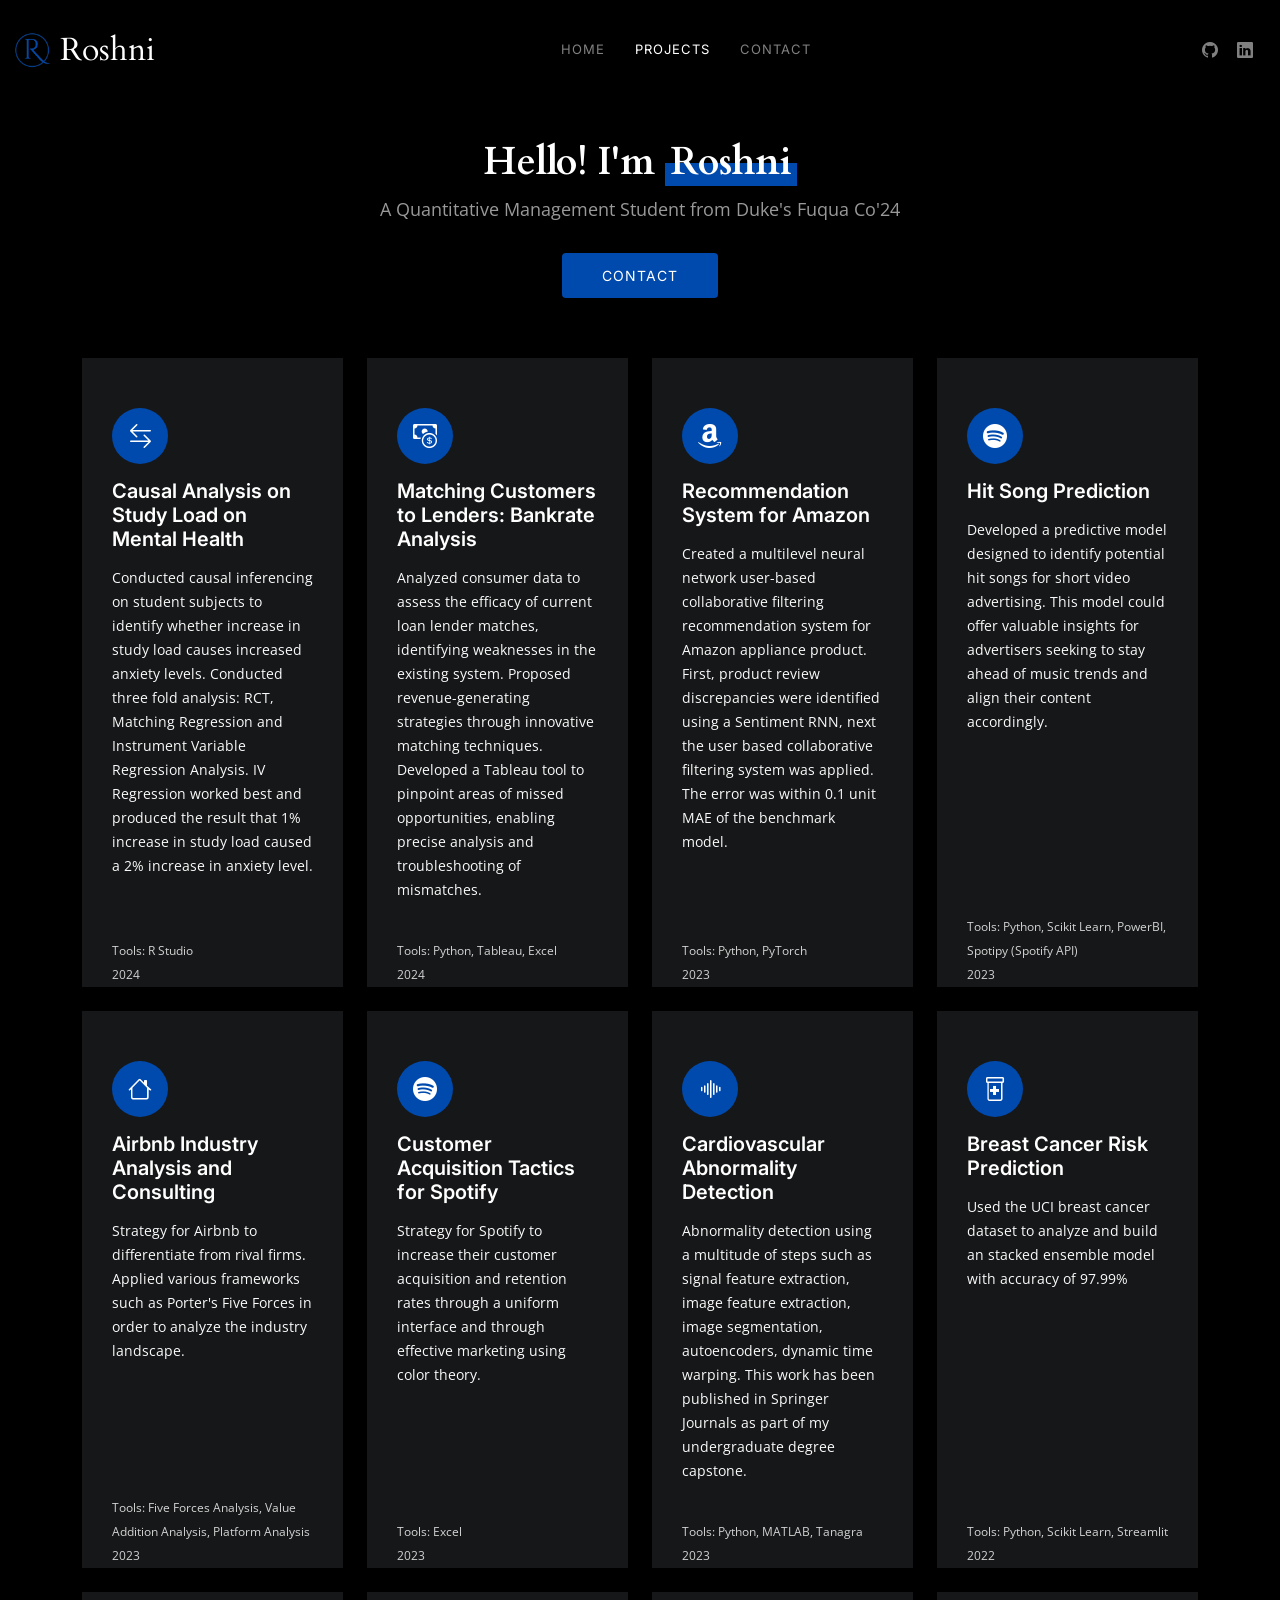
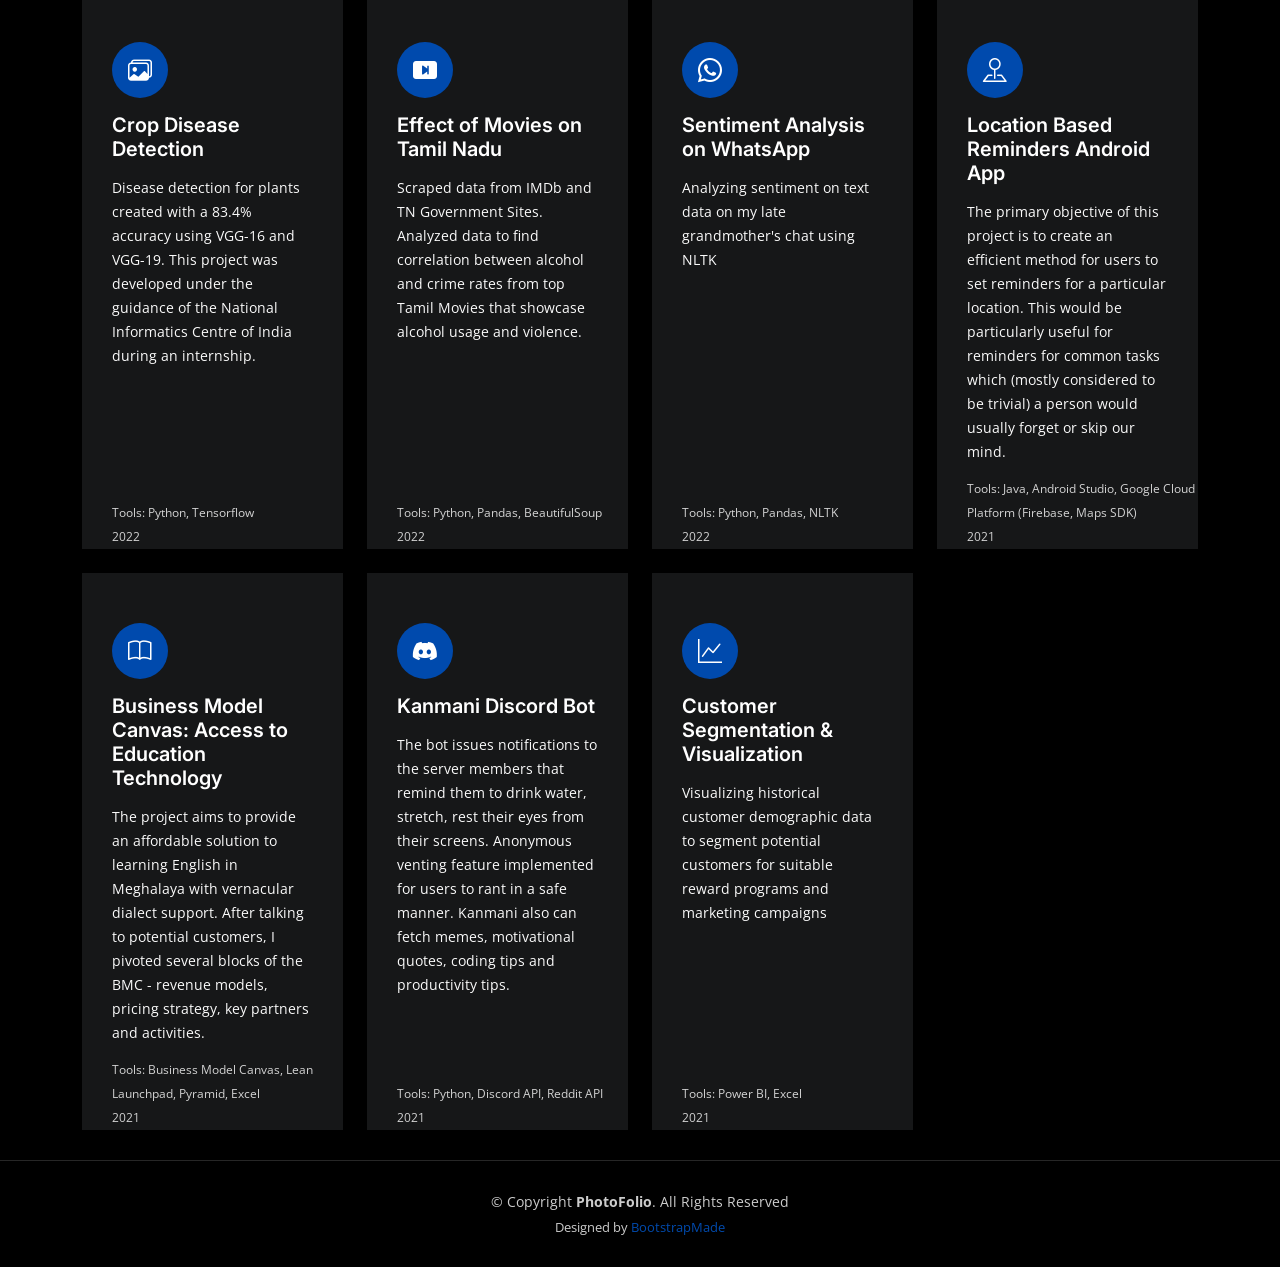
<file: index.html>
<!DOCTYPE html>
<script src="https://code.jquery.com/jquery-3.6.0.min.js"></script>
<html lang="en">

<head>
  <meta charset="utf-8">
  <meta content="width=device-width, initial-scale=1.0" name="viewport">

  <title>Roshni's Portfolio Site</title>
  <meta content="" name="description">
  <meta content="" name="keywords">

  <!-- Favicons -->
  <link href="assets/img/favicon.png" rel="icon">
  <link href="assets/img/apple-touch-icon.png" rel="apple-touch-icon">

  <!-- Google Fonts -->
  <link rel="preconnect" href="https://fonts.googleapis.com">
  <link rel="preconnect" href="https://fonts.gstatic.com" crossorigin>
  <link href="https://fonts.googleapis.com/css2?family=Open+Sans:ital,wght@0,300;0,400;0,500;0,600;0,700;1,300;1,400;1,600;1,700&family=Inter:ital,wght@0,300;0,400;0,500;0,600;0,700;1,300;1,400;1,500;1,600;1,700&family=Cardo:ital,wght@0,400;0,700;1,400&display=swap" rel="stylesheet">

  <!-- Vendor CSS Files -->
  <link href="assets/vendor/bootstrap/css/bootstrap.min.css" rel="stylesheet">
  <link href="assets/vendor/bootstrap-icons/bootstrap-icons.css" rel="stylesheet">
  <link href="assets/vendor/swiper/swiper-bundle.min.css" rel="stylesheet">
  <link href="assets/vendor/glightbox/css/glightbox.min.css" rel="stylesheet">
  <link href="assets/vendor/aos/aos.css" rel="stylesheet">

  <!-- Template Main CSS File -->
  <link href="assets/css/main.css" rel="stylesheet">

  <!-- =======================================================
  * Template Name: PhotoFolio
  * Updated: Sep 18 2023 with Bootstrap v5.3.2
  * Template URL: https://bootstrapmade.com/photofolio-bootstrap-photography-website-template/
  * Author: BootstrapMade.com
  * License: https://bootstrapmade.com/license/
  ======================================================== -->
</head>

<body>

  <!-- ======= Header ======= -->
  <header id="header" class="header d-flex align-items-center fixed-top">
    <div class="container-fluid d-flex align-items-center justify-content-between">

      <a href="index.html" class="logo d-flex align-items-center  me-auto me-lg-0">
        <!-- Uncomment the line below if you also wish to use an image logo -->
        <img src="assets/img/favicon.png" alt="RB">
        
        <h1>Roshni </h1>
      </a>

      <nav id="navbar" class="navbar">
        <ul>
          <li><a href="about.html">Home</a></li>
          <li><a href="index.html" class="active">Projects</a></li>
          <!-- <li class="dropdown"><a href="#"><span>Gallery</span> <i class="bi bi-chevron-down dropdown-indicator"></i></a>
            <ul>
              <li><a href="gallery.html">Nature</a></li>
              <li><a href="gallery.html">People</a></li>
              <li><a href="gallery.html">Architecture</a></li>
              <li><a href="gallery.html">Animals</a></li>
              <li><a href="gallery.html">Sports</a></li>
              <li><a href="gallery.html">Travel</a></li>
              <li class="dropdown"><a href="#"><span>Sub Menu</span> <i class="bi bi-chevron-down dropdown-indicator"></i></a>
                <ul>
                  <li><a href="#">Sub Menu 1</a></li>
                  <li><a href="#">Sub Menu 2</a></li>
                  <li><a href="#">Sub Menu 3</a></li>
                </ul>
              </li>
            </ul>
          </li> -->
          <!-- <li><a href="services.html">Services</a></li> -->
          <li><a href="contact.html">Contact</a></li>
        </ul>
      </nav><!-- .navbar -->

      <div class="header-social-links">
        <a href="https://github.com/Roshni-Bala" class="github"><i class="bi bi-github"></i></a>
        <!-- <a href="#" class="facebook"><i class="bi bi-facebook"></i></a>
        <a href="#" class="instagram"><i class="bi bi-instagram"></i></a> -->
        <a href="https://www.linkedin.com/in/roshni-balasubramanian/" class="linkedin"><i class="bi bi-linkedin"></i></i></a>
      </div>
      <i class="mobile-nav-toggle mobile-nav-show bi bi-list"></i>
      <i class="mobile-nav-toggle mobile-nav-hide d-none bi bi-x"></i>

    </div>
  </header><!-- End Header -->

  <!-- ======= Hero Section ======= -->
  <section id="hero" class="hero d-flex flex-column justify-content-center align-items-center" data-aos="fade" data-aos-delay="1500">
    <div class="container">
      <div class="row justify-content-center">
        <div class="col-lg-6 text-center">
          <h2>Hello! I'm <span>Roshni</span></h2>
          <p> A Quantitative Management Student from Duke's Fuqua Co'24</p>
          <a href="contact.html" class="btn-get-started">Contact</a>
        </div>
      </div>
    </div>
  </section><!-- End Hero Section -->

  <main id="main" data-aos="fade" data-aos-delay="1500">
<!-- ======= Services Section =======+-->
<section id="services" class="services">
  <div class="container">
    <!-- <img src="https://cdn.jsdelivr.net/npm/programming-languages-logos/src/python/python.png" height="50">
    <img src="https://cdn.jsdelivr.net/npm/programming-languages-logos/src/java/java.png" height="50">
    <img src="https://cdn.jsdelivr.net/npm/programming-languages-logos/src/r/r.png" height="50">
    <img src="https://cdn.jsdelivr.net/npm/programming-languages-logos/src/javascript/javascript.png" height="50"> -->
    <!-- <p>Filters:</p>
    <button class="filter-btn" data-filter="all">All</button>
    <button class="filter-btn" data-filter="machine-learning">Machine Learning</button>
    <button class="filter-btn" data-filter="data-analysis">Data Analysis</button>
    <button class="filter-btn" data-filter="deep-learning">Deep Learning</button>
    <button class="filter-btn" data-filter="data-visualization">Data Visualization</button>
    <br><br> -->
    <div class="row gy-4">


      <!--Causality: Effect of Study Load on Mental Health-->
      <div class="col-xl-3 col-md-6 d-flex">
        <div class="service-item position-relative" data-tags="causal-inference">
          <i class="bi bi-arrow-left-right"></i>
          <h4><a href="https://github.com/Roshni-Bala/Causality-Analysis-StudyLoad-MentalHealth" class="stretched-link">
            Causal Analysis on Study Load on Mental Health</a></h4>
          <p>Conducted causal inferencing on student subjects to identify whether increase in study load causes increased anxiety levels. Conducted three fold analysis: RCT, Matching Regression and Instrument Variable Regression Analysis. IV Regression worked best and produced the result that 1% increase in study load caused a 2% increase in anxiety level.</p>
          <p class="service-info">
            <span class="tools">Tools: R Studio<br> 2024</span>
            <!-- <span class="year">2023</span> -->
          </p>
        </div>
      </div><!-- End Service Item -->

            <!--Analysis: Bankrate Recommendations-->
            <div class="col-xl-3 col-md-6 d-flex">
              <div class="service-item position-relative" data-tags="analysis">
                <i class="bi bi-cash-coin"></i>
                <h4><a href="https://drive.google.com/file/d/1L2ouxZUM3pmlScOGk7VsczEAkvWUKQkj/view?usp=sharing" class="stretched-link">
                  Matching Customers to Lenders: Bankrate Analysis</a></h4>
                <p>Analyzed consumer data to assess the efficacy of current loan lender matches, identifying weaknesses in the existing system. Proposed revenue-generating strategies through innovative matching techniques. Developed a Tableau tool to pinpoint areas of missed opportunities, enabling precise analysis and troubleshooting of mismatches.</p>
                <p class="service-info">
                  <span class="tools">Tools: Python, Tableau, Excel<br> 2024</span>
                  <!-- <span class="year">2023</span> -->
                </p>
              </div>
            </div><!-- End Service Item -->

      <!-- AppliRec: User-Based Collaborative Filtering for Appliances-->
      <div class="col-xl-3 col-md-6 d-flex">
        <div class="service-item position-relative" data-tags="deep-learning">
          <i class="bi bi-amazon"></i>
          <h4><a href="https://github.com/Roshni-Bala/Product-Recommendation-System" class="stretched-link">
            Recommendation System for Amazon</a></h4>
          <p>Created a multilevel neural network user-based collaborative filtering recommendation system for Amazon appliance product. First, product review discrepancies were identified using a Sentiment RNN, next the user based collaborative filtering system was applied. The error was within 0.1 unit MAE of the benchmark model.</p>
          <p class="service-info">
            <span class="tools">Tools: Python, PyTorch  <br> 2023</span>
            <!-- <span class="year">2023</span> -->
          </p>
        </div>
      </div><!-- End Service Item -->
      <!-- TrackTracer: Analyzing Audio Features for Social Media Track Popularity Estimation -->
      <div class="col-xl-3 col-md-6 d-flex">
        <div class="service-item position-relative" data-tags="machine-learning">
          <i class="bi bi-spotify"></i>
          <h4><a href="https://github.com/Roshni-Bala/Spotify-DS4Business" class="stretched-link">
            Hit Song Prediction</a></h4>
          <p>
            Developed a predictive model designed to identify potential hit songs for short video advertising. This model could offer valuable insights for advertisers seeking to stay ahead of music trends and align their content accordingly.</p>
          <p class="service-info">
            <span class="tools">Tools: Python, Scikit Learn, PowerBI, Spotipy (Spotify API) <br> 2023 </span>
            <!-- <span class="year">2023</span> -->
            
          </p>
        </div>
      </div><!-- End Service Item -->

      <!-- Airbnb Strategy -->
      <div class="col-xl-3 col-md-6 d-flex">
        <div class="service-item position-relative" data-tags="data-analysis data-visualization">
          <i class="bi bi-house"></i>
          <h4><a href="https://drive.google.com/file/d/1BtIzsnbL3LBpUT-2mQA37wwlGNozrBiF/view?usp=sharing" class="stretched-link">Airbnb Industry Analysis and Consulting</a></h4>
          <p>
            Strategy for Airbnb to differentiate from rival firms. Applied various frameworks such as Porter's Five Forces in order to analyze the industry landscape.
          </p>
          <p class="service-info">
            <span class="tools">Tools: Five Forces Analysis, Value Addition Analysis, Platform Analysis <br> 2023</span>
            <!-- <span class="year">2023</span> -->
          </p>
        </div>
      </div><!-- End Service Item -->



      <!-- Spotify Strategy -->
      <div class="col-xl-3 col-md-6 d-flex">
        <div class="service-item position-relative" data-tags="data-analysis data-visualization">
          <i class="bi bi-spotify"></i>
          <h4><a href="https://drive.google.com/file/d/1BtIzsnbL3LBpUT-2mQA37wwlGNozrBiF/view?usp=sharing" class="stretched-link">Customer Acquisition Tactics for Spotify</a></h4>
          <p>
            Strategy for Spotify to increase their customer acquisition and retention rates through a uniform interface and through effective marketing using color theory.
          </p>
          <p class="service-info">
            <span class="tools">Tools: Excel <br> 2023</span>
            <!-- <span class="year">2023</span> -->
          </p>
        </div>
      </div><!-- End Service Item -->


      <!-- PCG ECG Abnormality Detection -->
      <div class="col-xl-3 col-md-6 d-flex">
        <div class="service-item position-relative" data-tags="deep-learning machine-learning">
          <i class="bi bi-soundwave"></i>
          <h4><a href="https://github.com/Abhinand-and-Roshni/PCG-ECG-UI" class="stretched-link">
            Cardiovascular Abnormality Detection</a></h4>
          <p>
            Abnormality detection using a multitude of steps such as signal feature extraction, image feature extraction, image segmentation, autoencoders, dynamic time warping. This work has been published in Springer Journals as part of my undergraduate degree capstone.
          </p>
          <p class="service-info">
            <span class="tools">Tools: Python, MATLAB, Tanagra  <br> 2023</span>
            <!-- <span class="year">2023</span> -->
          </p>
        </div>
      </div><!-- End Service Item -->

        <!-- Breast Cancer Risk Prediction -->
        <div class="col-xl-3 col-md-6 d-flex">
          <div class="service-item position-relative" data-tags="machine-learning">
            <i class="bi bi-prescription2"></i>
            <h4><a href="https://github.com/Roshni-Bala/Breast-Cancer-Risk-Prediction" class="stretched-link">
              Breast Cancer Risk Prediction</a></h4>
            <p>
              Used the UCI breast cancer dataset to analyze and build an stacked ensemble model with accuracy of 97.99%
            </p>
            <p class="service-info">
              <span class="tools">Tools: Python, Scikit Learn, Streamlit <br> 2022</span>
              <!-- <span class="year">2022</span> -->
            </p>
          </div>
        </div><!-- End Service Item -->
      
      <!-- Crop Disease Detection -->
      <div class="col-xl-3 col-md-6 d-flex">
        <div class="service-item position-relative" data-tags="deep-learning">
          <i class="bi bi-images"></i>
          <h4><a href="https://github.com/Roshni-Bala/Crop-Disease-Detection-NIC_AP" class="stretched-link">
            Crop Disease Detection</a></h4>
          <p>
            Disease detection for plants created with a 83.4% accuracy using VGG-16 and VGG-19. This project was developed under the guidance of the National Informatics Centre of India during an internship. 
          </p>
          <p class="service-info">
            <span class="tools">Tools: Python, Tensorflow <br> 2022</span>
            <!-- <span class="year">2022</span> -->
          </p>
        </div>
      </div><!-- End Service Item -->

      <!-- Movies Alcohol Data Analysis -->
      <div class="col-xl-3 col-md-6 d-flex">
        <div class="service-item position-relative" data-tags="data-analysis data-visualization">
          <i class="bi bi-skip-end-btn-fill"></i>
          <h4><a href="https://github.com/Roshni-Bala/Movies-Alcohol-Data-Analysis" class="stretched-link">
            Effect of Movies on Tamil Nadu</a></h4>
          <p>
            Scraped data from IMDb and TN Government Sites. Analyzed data to find correlation between alcohol and crime rates from top Tamil Movies that showcase alcohol usage and violence.
          </p>
          <p class="service-info">
            <span class="tools">Tools: Python, Pandas, BeautifulSoup <br> 2022</span>
            <!-- <span class="year">2022</span> -->
          </p>
        </div>
      </div><!-- End Service Item -->

      <!-- Sentiment Analysis Paati's Chat -->
      <div class="col-xl-3 col-md-6 d-flex">
        <div class="service-item position-relative" data-tags="data-analysis data-visualization">
          <i class="bi bi-whatsapp"></i>
          <h4><a href="https://github.com/Roshni-Bala/Sentiment-Analysis-WhatsApp" class="stretched-link">Sentiment Analysis on WhatsApp</a></h4>
          <p>
            Analyzing sentiment on text data on my late grandmother's chat using NLTK
          </p>
          <p class="service-info">
            <span class="tools">Tools: Python, Pandas, NLTK <br> 2022</span>
            <!-- <span class="year">2022</span> -->
          </p>
        </div>
      </div><!-- End Service Item -->
    
                <!-- Location Based Reminders-->
                <div class="col-xl-3 col-md-6 d-flex">
                  <div class="service-item position-relative" data-tags="product">
                    <i class="bi bi-pin-map"></i>
                    <h4><a href="https://github.com/Abhinand-and-Roshni/Location-Based-Reminders" class="stretched-link">
                      Location Based Reminders Android App</a></h4>
                    <p>The primary objective of this project is to create an efficient method for users to set reminders for a particular location. This would be particularly useful for reminders for common tasks which (mostly considered to be trivial) a person would usually forget or skip our mind.</p>
                    <p class="service-info">
                      <span class="tools">Tools: Java, Android Studio, Google Cloud Platform (Firebase, Maps SDK) <br> 2021 </span>
                      
                    </p>
                  </div>
                </div><!-- End Service Item -->
            <!-- Access to Education Technology-->
            <div class="col-xl-3 col-md-6 d-flex">
              <div class="service-item position-relative" data-tags="product">
                <i class="bi bi-book"></i>
                <h4><a href="https://documentcloud.adobe.com/link/track?uri=urn:aaid:scds:US:c81947b3-d0e0-4444-9e89-6f5be3e08935" class="stretched-link">
                  Business Model Canvas: Access to Education Technology</a></h4>
                <p>The project aims to provide an affordable solution to learning English in Meghalaya with vernacular dialect support. After talking to potential customers, I pivoted several blocks of the BMC - revenue models, pricing strategy, key partners and activities. </p>
                <p class="service-info">
                  <span class="tools">Tools: Business Model Canvas, Lean Launchpad, Pyramid, Excel <br> 2021 </span>
                  <!-- <span class="year">2021</span> -->
                </p>
              </div>
            </div><!-- End Service Item -->
    
                <!-- Kanmani-->
                <div class="col-xl-3 col-md-6 d-flex">
                  <div class="service-item position-relative" data-tags="product">
                    <i class="bi bi-discord"></i>
                    <h4><a href="https://github.com/Abhinand-and-Roshni/Kanmani-Discord-Bot" class="stretched-link">
                      Kanmani Discord Bot</a></h4>
                    <p>The bot issues notifications to the server members that remind them to drink water, stretch, rest their eyes from their screens. Anonymous venting feature implemented for users to rant in a safe manner. Kanmani also can fetch memes, motivational quotes, coding tips and productivity tips.</p>
                    <p class="service-info">
                      <span class="tools">Tools: Python, Discord API, Reddit API <br> 2021</span>
                      <!-- <span class="year">2021</span> -->
                    </p>
                  </div>
                </div><!-- End Service Item -->

<!-- KPMG Data Viz Project -->
<div class="col-xl-3 col-md-6 d-flex">
  <div class="service-item position-relative" data-tags="data-analysis data-visualization">
    <i class="bi bi-graph-up"></i>
    <h4><a href="https://drive.google.com/file/d/1RM8nmpy3BRmZB-UA5SvLMX6Y-2C8IfVk/view?usp=sharing" class="stretched-link">Customer Segmentation & Visualization</a></h4>
    <p>Visualizing historical customer demographic data to segment potential customers for suitable reward programs and marketing campaigns</p>
    <div class="service-footer"> <!-- New div for tools and year -->
      <p class="service-info">
        <span class="tools">Tools: Power BI, Excel <br> 2021</span>
        <!-- <span class="year">2021</span> -->
      </p>
    </div>
  </div>
</div><!-- End Service Item -->

      

    </div>

  </div>
</section><!-- End Services Section -->

  </main><!-- End #main -->

  <!-- ======= Footer ======= -->
  <footer id="footer" class="footer">
    <div class="container">
      <div class="copyright">
        &copy; Copyright <strong><span>PhotoFolio</span></strong>. All Rights Reserved
      </div>
      <div class="credits">
        <!-- All the links in the footer should remain intact. -->
        <!-- You can delete the links only if you purchased the pro version. -->
        <!-- Licensing information: https://bootstrapmade.com/license/ -->
        <!-- Purchase the pro version with working PHP/AJAX contact form: https://bootstrapmade.com/photofolio-bootstrap-photography-website-template/ -->
        Designed by <a href="https://bootstrapmade.com/">BootstrapMade</a>
      </div>
    </div>
  </footer><!-- End Footer -->

  <a href="#" class="scroll-top d-flex align-items-center justify-content-center"><i class="bi bi-arrow-up-short"></i></a>

  <div id="preloader">
    <div class="line"></div>
  </div>

  <!-- Vendor JS Files -->
  <script src="assets/vendor/bootstrap/js/bootstrap.bundle.min.js"></script>
  <script src="assets/vendor/swiper/swiper-bundle.min.js"></script>
  <script src="assets/vendor/glightbox/js/glightbox.min.js"></script>
  <script src="assets/vendor/aos/aos.js"></script>
  <script src="assets/vendor/php-email-form/validate.js"></script>

  <!-- Template Main JS File -->
  <script src="assets/js/main.js"></script>

</body>

</html>
</file>
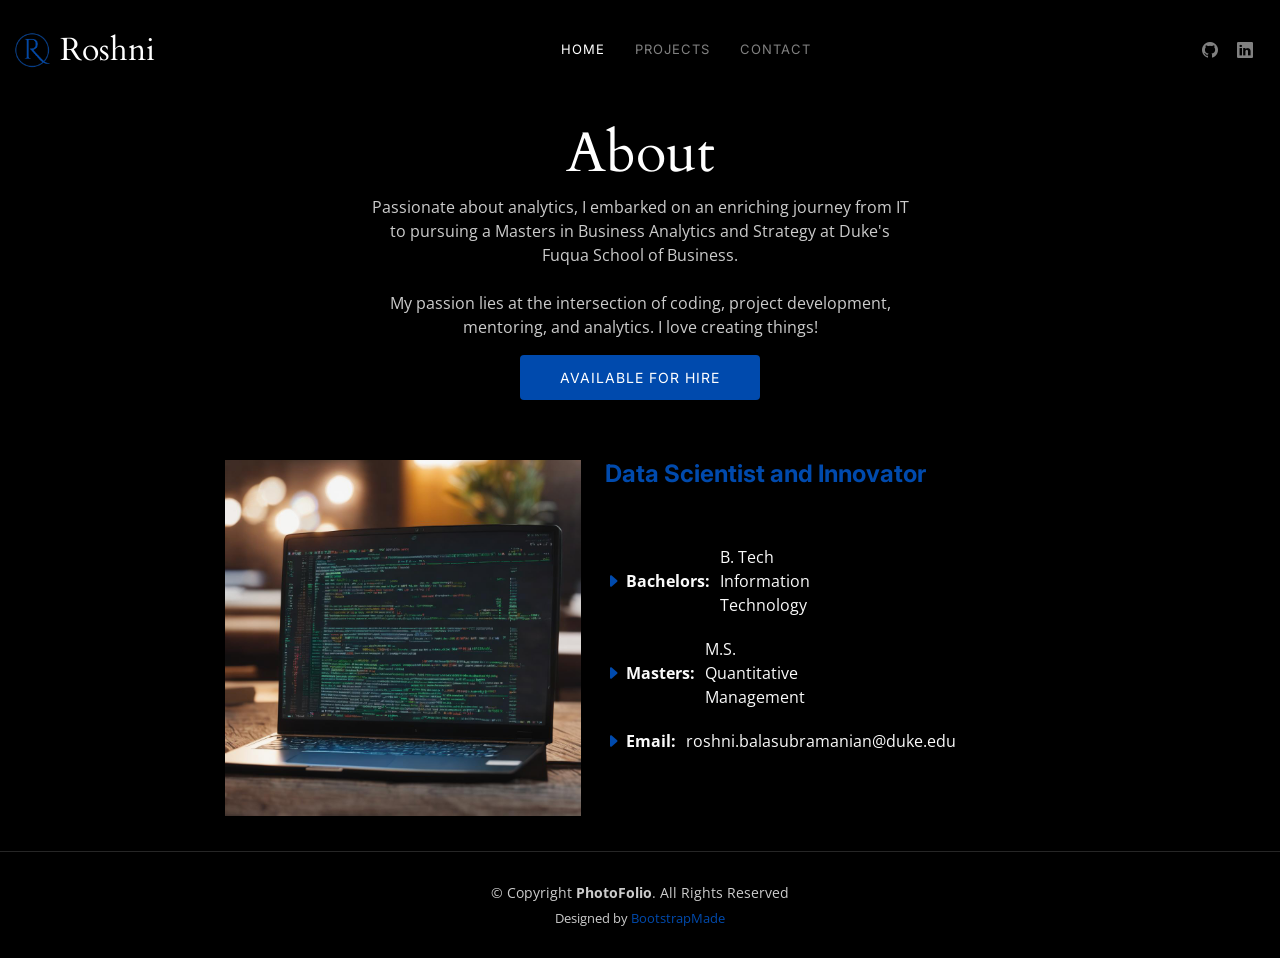
<file: about.html>
<!DOCTYPE html>
<html lang="en">

<head>
  <meta charset="utf-8">
  <meta content="width=device-width, initial-scale=1.0" name="viewport">

  <title>About</title>
  <meta content="" name="description">
  <meta content="" name="keywords">

  <!-- Favicons -->
  <link href="assets/img/favicon.png" rel="icon">
  <link href="assets/img/apple-touch-icon.png" rel="apple-touch-icon">

  <!-- Google Fonts -->
  <link rel="preconnect" href="https://fonts.googleapis.com">
  <link rel="preconnect" href="https://fonts.gstatic.com" crossorigin>
  <link href="https://fonts.googleapis.com/css2?family=Open+Sans:ital,wght@0,300;0,400;0,500;0,600;0,700;1,300;1,400;1,600;1,700&family=Inter:ital,wght@0,300;0,400;0,500;0,600;0,700;1,300;1,400;1,500;1,600;1,700&family=Cardo:ital,wght@0,400;0,700;1,400&display=swap" rel="stylesheet">

  <!-- Vendor CSS Files -->
  <link href="assets/vendor/bootstrap/css/bootstrap.min.css" rel="stylesheet">
  <link href="assets/vendor/bootstrap-icons/bootstrap-icons.css" rel="stylesheet">
  <link href="assets/vendor/swiper/swiper-bundle.min.css" rel="stylesheet">
  <link href="assets/vendor/glightbox/css/glightbox.min.css" rel="stylesheet">
  <link href="assets/vendor/aos/aos.css" rel="stylesheet">

  <!-- Template Main CSS File -->
  <link href="assets/css/main.css" rel="stylesheet">

  <!-- =======================================================
  * Template Name: PhotoFolio
  * Updated: Sep 18 2023 with Bootstrap v5.3.2
  * Template URL: https://bootstrapmade.com/photofolio-bootstrap-photography-website-template/
  * Author: BootstrapMade.com
  * License: https://bootstrapmade.com/license/
  ======================================================== -->
</head>

<body>

  <!-- ======= Header ======= -->
  <header id="header" class="header d-flex align-items-center fixed-top">
    <div class="container-fluid d-flex align-items-center justify-content-between">

      <a href="index.html" class="logo d-flex align-items-center  me-auto me-lg-0">
        <!-- Uncomment the line below if you also wish to use an image logo -->
        <!-- <img src="assets/img/logo.png" alt=""> -->
        <img src="assets/img/favicon.png" alt="RB">
        <h1>Roshni </h1>
      </a>

      <nav id="navbar" class="navbar">
        <ul>
          <li><a href="about.html"  class="active">Home</a></li>
          <li><a href="index.html">Projects</a></li>
          <li><a href="contact.html">Contact</a></li>
        </ul>
      </nav><!-- .navbar -->

      <div class="header-social-links">
        <a href="https://github.com/Roshni-Bala" class="github"><i class="bi bi-github"></i></a>
        <!-- <a href="#" class="facebook"><i class="bi bi-facebook"></i></a>
        <a href="#" class="instagram"><i class="bi bi-instagram"></i></a> -->
        <a href="https://www.linkedin.com/in/roshni-balasubramanian/" class="linkedin"><i class="bi bi-linkedin"></i></i></a>
      </div>
      <i class="mobile-nav-toggle mobile-nav-show bi bi-list"></i>
      <i class="mobile-nav-toggle mobile-nav-hide d-none bi bi-x"></i>

    </div>
  </header><!-- End Header -->

  <main id="main" data-aos="fade" data-aos-delay="1500">

    <!-- ======= End Page Header ======= -->
    <div class="page-header d-flex align-items-center">
      <div class="container position-relative">
        <div class="row d-flex justify-content-center">
          <div class="col-lg-6 text-center">
            <h2>About</h2>
            <p>Passionate about analytics, I embarked on an enriching journey from IT to pursuing a Masters in Business Analytics and Strategy at Duke's Fuqua School of Business. <br> 
            <br>  My passion lies at the intersection of coding, project development, mentoring, and analytics. I love creating things!</p>

            <a class="cta-btn" href="contact.html">Available for hire</a>

          </div>
        </div>
      </div>
    </div><!-- End Page Header -->

    <!-- ======= About Section ======= -->
    <section id="about" class="about">
      <div class="container">

        <div class="row gy-4 justify-content-center">
          <div class="col-lg-4">
            <img src="assets/img/rb470_image.jpg" class="img-fluid" alt="">
          </div>
          <div class="col-lg-5 content">
            <h2>Data Scientist and Innovator</h2>
            <p class="fst-italic py-3">
        
            </p>
              <div class="col-lg-6">
                <ul>
                  <li><i class="bi bi-caret-right-fill"></i> <strong>Bachelors:</strong> <span>B. Tech Information Technology</span></li>
                  <li><i class="bi bi-caret-right-fill"></i> <strong>Masters:</strong> <span>M.S. Quantitative Management</span></li>
                  <li><i class="bi bi-caret-right-fill"></i> <strong>Email:</strong> <span>roshni.balasubramanian@duke.edu</span></li>
                </ul>
              </div>
        
            <p class="py-3">
           <!-- can include stuff here --> </p>
            <p class="m-0">
              <!-- can include stuff here -->
            </p>
          </div>
        </div>

      </div>
    </section><!-- End About Section -->

  </main><!-- End #main -->

  <!-- ======= Footer ======= -->
  <footer id="footer" class="footer">
    <div class="container">
      <div class="copyright">
        &copy; Copyright <strong><span>PhotoFolio</span></strong>. All Rights Reserved
      </div>
      <div class="credits">
        <!-- All the links in the footer should remain intact. -->
        <!-- You can delete the links only if you purchased the pro version. -->
        <!-- Licensing information: https://bootstrapmade.com/license/ -->
        <!-- Purchase the pro version with working PHP/AJAX contact form: https://bootstrapmade.com/photofolio-bootstrap-photography-website-template/ -->
        Designed by <a href="https://bootstrapmade.com/">BootstrapMade</a>
      </div>
    </div>
  </footer><!-- End Footer -->

  <a href="#" class="scroll-top d-flex align-items-center justify-content-center"><i class="bi bi-arrow-up-short"></i></a>

  <div id="preloader">
    <div class="line"></div>
  </div>

  <!-- Vendor JS Files -->
  <script src="assets/vendor/bootstrap/js/bootstrap.bundle.min.js"></script>
  <script src="assets/vendor/swiper/swiper-bundle.min.js"></script>
  <script src="assets/vendor/glightbox/js/glightbox.min.js"></script>
  <script src="assets/vendor/aos/aos.js"></script>
  <script src="assets/vendor/php-email-form/validate.js"></script>

  <!-- Template Main JS File -->
  <script src="assets/js/main.js"></script>

</body>

</html>
</file>
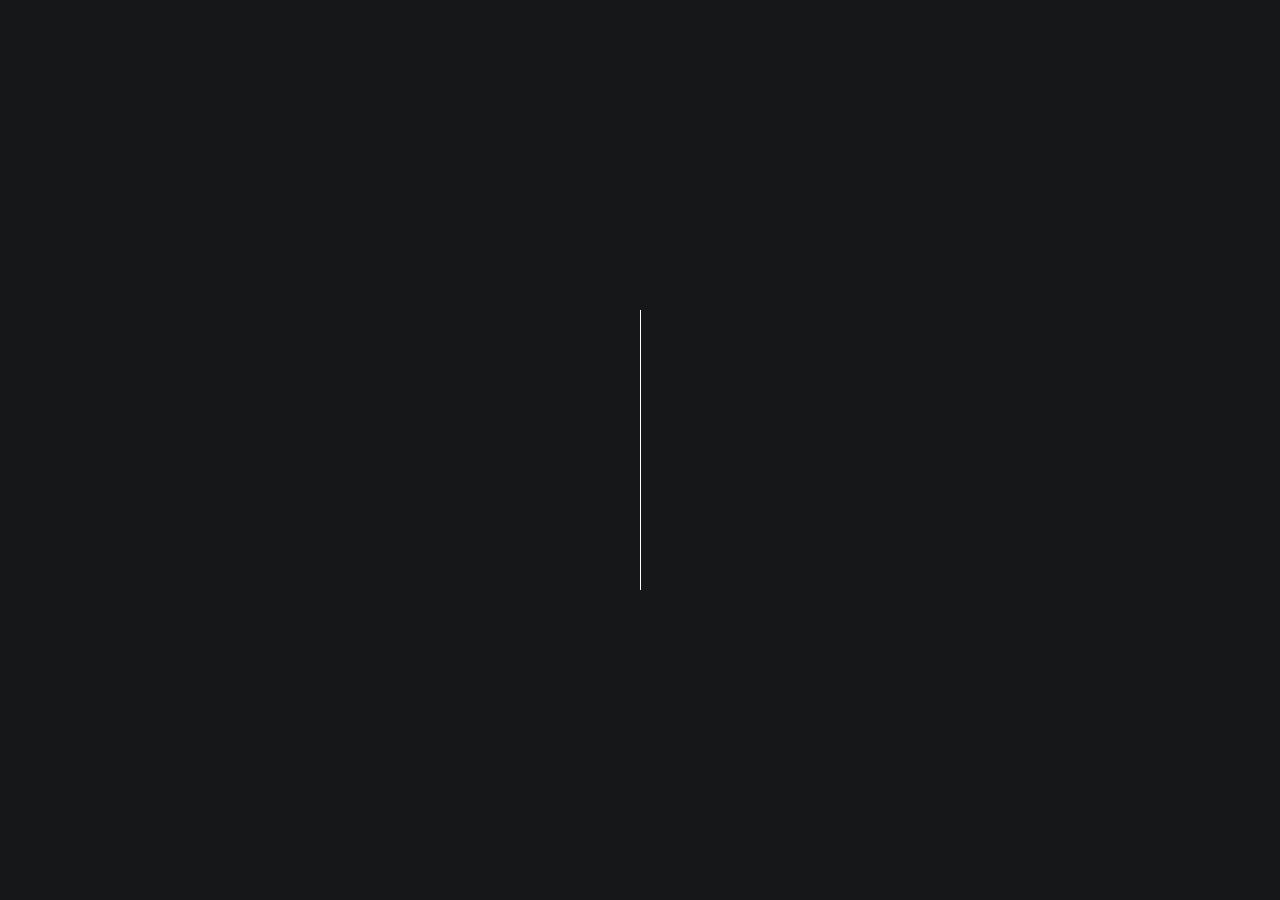
<file: contact.html>
<!DOCTYPE html>
<html lang="en">

<head>
  <meta charset="utf-8">
  <meta content="width=device-width, initial-scale=1.0" name="viewport">

  <title>Contact</title>
  <meta content="" name="description">
  <meta content="" name="keywords">

  <!-- Favicons -->
  <link href="assets/img/favicon.png" rel="icon">
  <link href="assets/img/apple-touch-icon.png" rel="apple-touch-icon">

  <!-- Google Fonts -->
  <link rel="preconnect" href="https://fonts.googleapis.com">
  <link rel="preconnect" href="https://fonts.gstatic.com" crossorigin>
  <link href="https://fonts.googleapis.com/css2?family=Open+Sans:ital,wght@0,300;0,400;0,500;0,600;0,700;1,300;1,400;1,600;1,700&family=Inter:ital,wght@0,300;0,400;0,500;0,600;0,700;1,300;1,400;1,500;1,600;1,700&family=Cardo:ital,wght@0,400;0,700;1,400&display=swap" rel="stylesheet">

  <!-- Vendor CSS Files -->
  <link href="assets/vendor/bootstrap/css/bootstrap.min.css" rel="stylesheet">
  <link href="assets/vendor/bootstrap-icons/bootstrap-icons.css" rel="stylesheet">
  <link href="assets/vendor/swiper/swiper-bundle.min.css" rel="stylesheet">
  <link href="assets/vendor/glightbox/css/glightbox.min.css" rel="stylesheet">
  <link href="assets/vendor/aos/aos.css" rel="stylesheet">

  <!-- Template Main CSS File -->
  <link href="assets/css/main.css" rel="stylesheet">

  <!-- =======================================================
  * Template Name: PhotoFolio
  * Updated: Sep 18 2023 with Bootstrap v5.3.2
  * Template URL: https://bootstrapmade.com/photofolio-bootstrap-photography-website-template/
  * Author: BootstrapMade.com
  * License: https://bootstrapmade.com/license/
  ======================================================== -->
</head>

<body>

  <!-- ======= Header ======= -->
  <header id="header" class="header d-flex align-items-center fixed-top">
    <div class="container-fluid d-flex align-items-center justify-content-between">

      <a href="index.html" class="logo d-flex align-items-center  me-auto me-lg-0">
        <!-- Uncomment the line below if you also wish to use an image logo -->
        <!-- <img src="assets/img/logo.png" alt=""> -->
        <img src="assets/img/favicon.png" alt="RB">
        <h1>Roshni</h1>
      </a>

      <nav id="navbar" class="navbar">
        <ul>
          <li><a href="about.html">Home</a></li>
          <li><a href="index.html">Projects</a></li>
          
          <li><a href="contact.html" class = "active">Contact</a></li>
        </ul>
      </nav><!-- .navbar -->

      <div class="header-social-links">
        <a href="https://github.com/Roshni-Bala" class="github"><i class="bi bi-github"></i></a>
        <!-- <a href="#" class="facebook"><i class="bi bi-facebook"></i></a>
        <a href="#" class="instagram"><i class="bi bi-instagram"></i></a> -->
        <a href="https://www.linkedin.com/in/roshni-balasubramanian/" class="linkedin"><i class="bi bi-linkedin"></i></i></a>
      </div>
      <i class="mobile-nav-toggle mobile-nav-show bi bi-list"></i>
      <i class="mobile-nav-toggle mobile-nav-hide d-none bi bi-x"></i>

    </div>
  </header><!-- End Header -->

  <main id="main" data-aos="fade" data-aos-delay="1500">

    <!-- ======= End Page Header ======= -->
    <div class="page-header d-flex align-items-center">
      <div class="container position-relative">
        <div class="row d-flex justify-content-center">
          <div class="col-lg-6 text-center">
            <h2>Contact</h2>
            <p>I'm eager to contribute my expertise and learn from new challenges in a professional environment. Whether your company seeks to enhance decision-making processes, optimize operations, or leverage data for strategic growth, I am ready to collaborate and drive impactful results.
<br><br>
              Let's discuss how I can add value to your team. Feel free to reach out to me via the contact information provided below. I'm open to opportunities and excited about the prospect of contributing to innovative projects in analytics.</p>

          </div>
        </div>
      </div>
    </div><!-- End Page Header -->

    <!-- ======= Contact Section ======= -->
    <section id="contact" class="contact">
      <div class="container">

        <div class="row gy-4 justify-content-center">

          <div class="col-lg-3">
            <div class="info-item d-flex">
              <i class="bi bi-geo-alt flex-shrink-0"></i>
              <div>
                <h4>Location</h4>
                <p>Durham, North Carolina, USA</p>
              </div>
            </div>
          </div><!-- End Info Item -->
          <div class="col-lg-3">
            <div class="info-item d-flex">
              <i class="bi bi-envelope flex-shrink-0"></i>
              <div>
                <h4>Email</h4>
                <p class="email-address" onclick="copyEmail()">roshni.balasubramanian@duke.edu</p>
              </div>
            </div>
          </div><!-- End Info Item -->
          

          <!-- <div class="col-lg-3">
            <div class="info-item d-flex">
              <i class="bi bi-phone flex-shrink-0"></i>
              <div>
                <h4>Call:</h4>
                <p>+1 5589 55488 55</p>
              </div>
            </div>
          </div>End Info Item -->

        </div>

        <!-- <div class="row justify-content-center mt-4">

          <div class="col-lg-9">
            <form action="forms/contact.php" method="post" role="form" class="php-email-form">
              <div class="row">
                <div class="col-md-6 form-group">
                  <input type="text" name="name" class="form-control" id="name" placeholder="Your Name" required>
                </div>
                <div class="col-md-6 form-group mt-3 mt-md-0">
                  <input type="email" class="form-control" name="email" id="email" placeholder="Your Email" required>
                </div>
              </div>
              <div class="form-group mt-3">
                <input type="text" class="form-control" name="subject" id="subject" placeholder="Subject" required>
              </div>
              <div class="form-group mt-3">
                <textarea class="form-control" name="message" rows="5" placeholder="Message" required></textarea>
              </div>
              <div class="my-3">
                <div class="loading">Loading</div>
                <div class="error-message"></div>
                <div class="sent-message">Your message has been sent. Thank you!</div>
              </div>
              <div class="text-center"><button type="submit">Send Message</button></div>
            </form>
          </div> End Contact Form -->

        </div>

      </div>
    </section><!-- End Contact Section -->

  </main><!-- End #main -->

  <!-- ======= Footer ======= -->
  <footer id="footer" class="footer">
    <div class="container">
      <div class="copyright">
        &copy; Copyright <strong><span>PhotoFolio</span></strong>. All Rights Reserved
      </div>
      <div class="credits">
        <!-- All the links in the footer should remain intact. -->
        <!-- You can delete the links only if you purchased the pro version. -->
        <!-- Licensing information: https://bootstrapmade.com/license/ -->
        <!-- Purchase the pro version with working PHP/AJAX contact form: https://bootstrapmade.com/photofolio-bootstrap-photography-website-template/ -->
        Designed by <a href="https://bootstrapmade.com/">BootstrapMade</a>
      </div>
    </div>
  </footer><!-- End Footer -->

  <a href="#" class="scroll-top d-flex align-items-center justify-content-center"><i class="bi bi-arrow-up-short"></i></a>

  <div id="preloader">
    <div class="line"></div>
  </div>

  <!-- Vendor JS Files -->
  <script src="assets/vendor/bootstrap/js/bootstrap.bundle.min.js"></script>
  <script src="assets/vendor/swiper/swiper-bundle.min.js"></script>
  <script src="assets/vendor/glightbox/js/glightbox.min.js"></script>
  <script src="assets/vendor/aos/aos.js"></script>
  <script src="assets/vendor/php-email-form/validate.js"></script>

  <!-- Template Main JS File -->
  <script src="assets/js/main.js"></script>
  <script>function copyEmail() {
    const emailText = document.querySelector('.email-address').innerText;
  
    // Create a temporary textarea element to perform the copy operation
    const textarea = document.createElement('textarea');
    textarea.value = emailText;
    textarea.setAttribute('readonly', '');
    textarea.style.position = 'absolute';
    textarea.style.left = '-9999px';
    document.body.appendChild(textarea);
    
    // Select and copy the email text
    textarea.select();
    document.execCommand('copy');
  
    // Remove the temporary textarea
    document.body.removeChild(textarea);
  
    // Optionally, you can provide visual feedback to the user
    alert('Email address copied to clipboard: ' + emailText);
  }
  </script>

</body>

</html>
</file>
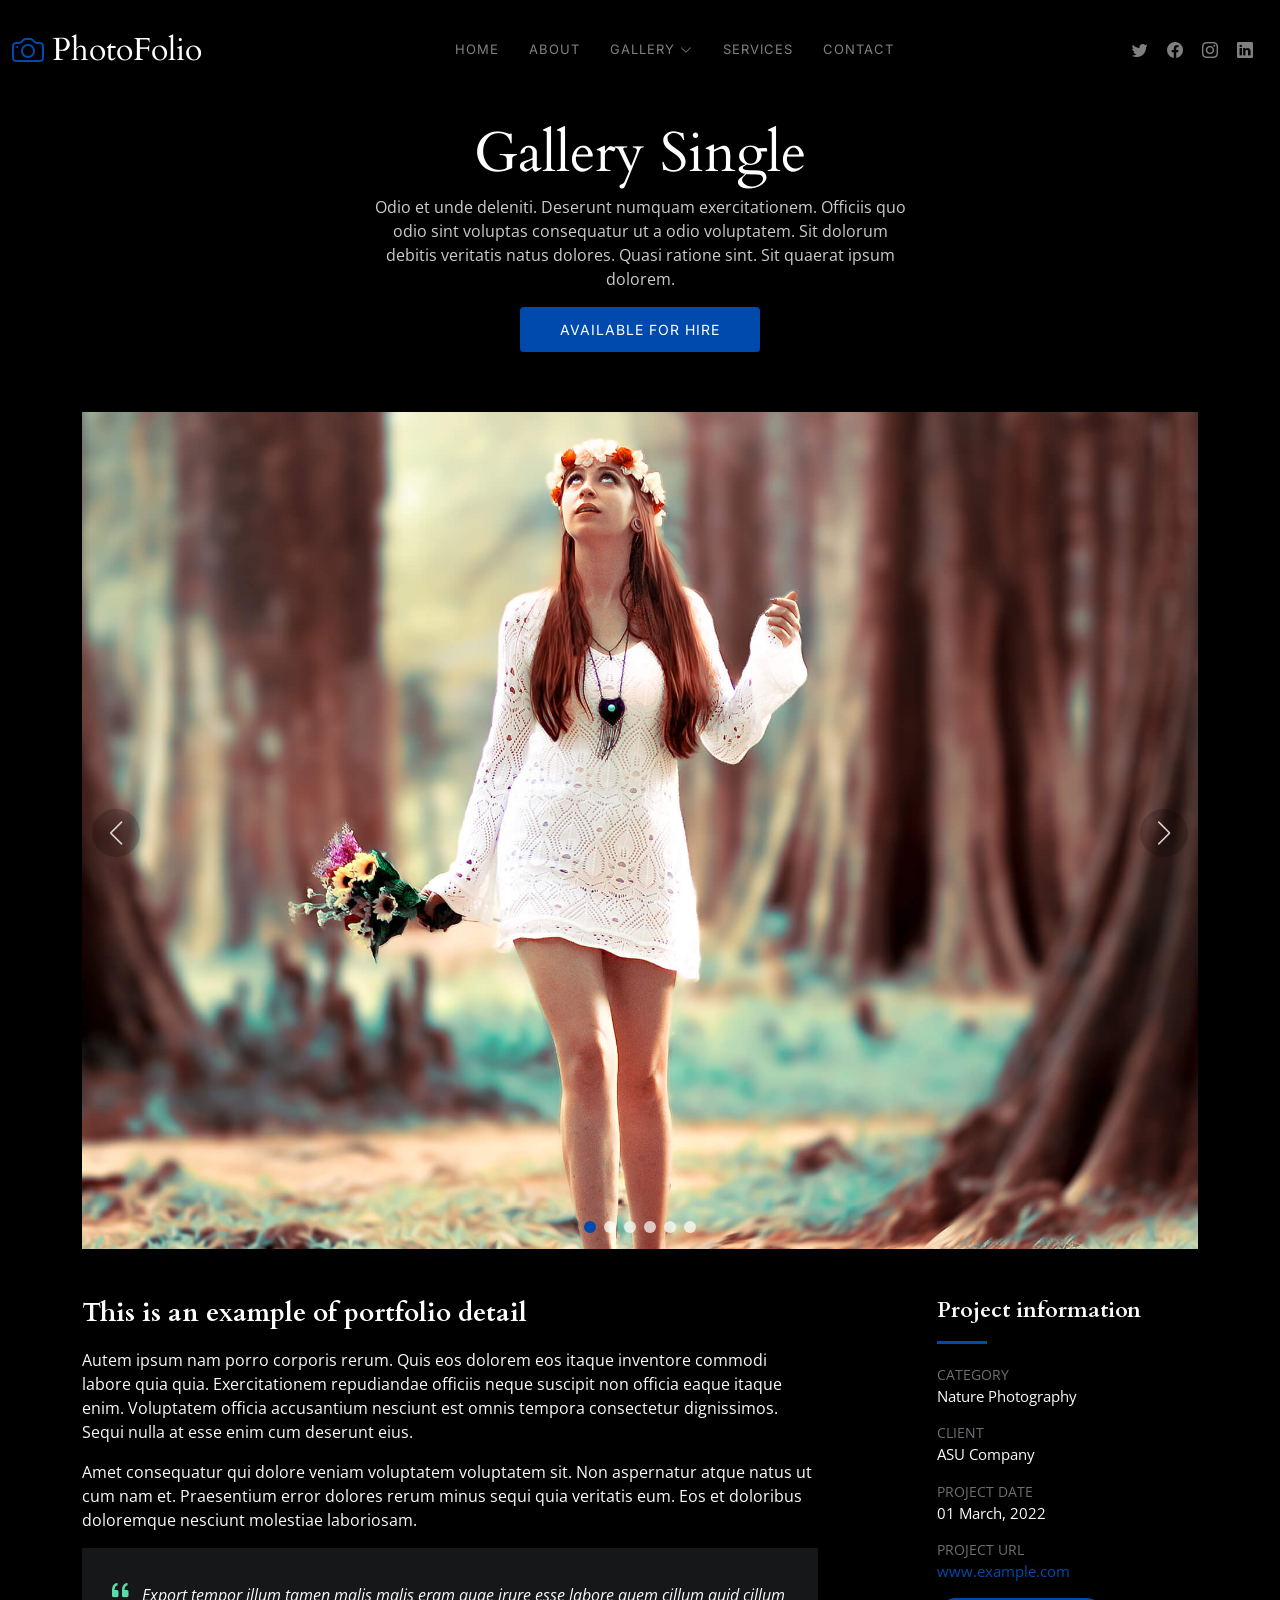
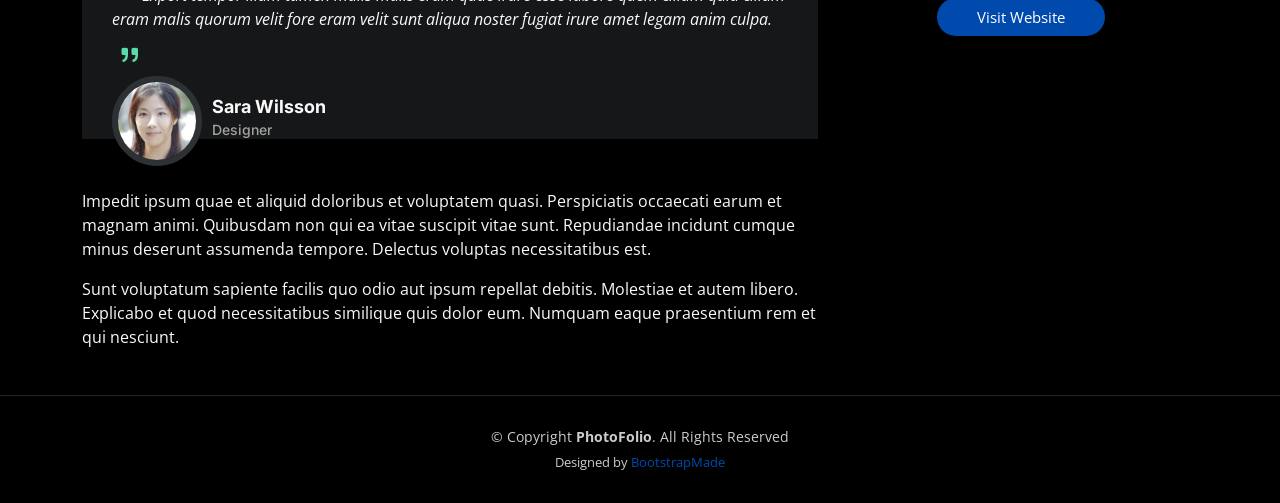
<file: gallery-single.html>
<!DOCTYPE html>
<html lang="en">

<head>
  <meta charset="utf-8">
  <meta content="width=device-width, initial-scale=1.0" name="viewport">

  <title>PhotoFolio Bootstrap Template - Gallery Single</title>
  <meta content="" name="description">
  <meta content="" name="keywords">

  <!-- Favicons -->
  <link href="assets/img/favicon.png" rel="icon">
  <link href="assets/img/apple-touch-icon.png" rel="apple-touch-icon">

  <!-- Google Fonts -->
  <link rel="preconnect" href="https://fonts.googleapis.com">
  <link rel="preconnect" href="https://fonts.gstatic.com" crossorigin>
  <link href="https://fonts.googleapis.com/css2?family=Open+Sans:ital,wght@0,300;0,400;0,500;0,600;0,700;1,300;1,400;1,600;1,700&family=Inter:ital,wght@0,300;0,400;0,500;0,600;0,700;1,300;1,400;1,500;1,600;1,700&family=Cardo:ital,wght@0,400;0,700;1,400&display=swap" rel="stylesheet">

  <!-- Vendor CSS Files -->
  <link href="assets/vendor/bootstrap/css/bootstrap.min.css" rel="stylesheet">
  <link href="assets/vendor/bootstrap-icons/bootstrap-icons.css" rel="stylesheet">
  <link href="assets/vendor/swiper/swiper-bundle.min.css" rel="stylesheet">
  <link href="assets/vendor/glightbox/css/glightbox.min.css" rel="stylesheet">
  <link href="assets/vendor/aos/aos.css" rel="stylesheet">

  <!-- Template Main CSS File -->
  <link href="assets/css/main.css" rel="stylesheet">

  <!-- =======================================================
  * Template Name: PhotoFolio
  * Updated: Sep 18 2023 with Bootstrap v5.3.2
  * Template URL: https://bootstrapmade.com/photofolio-bootstrap-photography-website-template/
  * Author: BootstrapMade.com
  * License: https://bootstrapmade.com/license/
  ======================================================== -->
</head>

<body>

  <!-- ======= Header ======= -->
  <header id="header" class="header d-flex align-items-center fixed-top">
    <div class="container-fluid d-flex align-items-center justify-content-between">

      <a href="index.html" class="logo d-flex align-items-center  me-auto me-lg-0">
        <!-- Uncomment the line below if you also wish to use an image logo -->
        <!-- <img src="assets/img/logo.png" alt=""> -->
        <i class="bi bi-camera"></i>
        <h1>PhotoFolio</h1>
      </a>

      <nav id="navbar" class="navbar">
        <ul>
          <li><a href="index.html">Home</a></li>
          <li><a href="about.html">About</a></li>
          <li class="dropdown"><a href="#"><span>Gallery</span> <i class="bi bi-chevron-down dropdown-indicator"></i></a>
            <ul>
              <li><a href="gallery.html" class="active">Nature</a></li>
              <li><a href="gallery.html">People</a></li>
              <li><a href="gallery.html">Architecture</a></li>
              <li><a href="gallery.html">Animals</a></li>
              <li><a href="gallery.html">Sports</a></li>
              <li><a href="gallery.html">Travel</a></li>
              <li class="dropdown"><a href="#"><span>Sub Menu</span> <i class="bi bi-chevron-down dropdown-indicator"></i></a>
                <ul>
                  <li><a href="#">Sub Menu 1</a></li>
                  <li><a href="#">Sub Menu 2</a></li>
                  <li><a href="#">Sub Menu 3</a></li>
                </ul>
              </li>
            </ul>
          </li>
          <li><a href="services.html">Services</a></li>
          <li><a href="contact.html">Contact</a></li>
        </ul>
      </nav><!-- .navbar -->

      <div class="header-social-links">
        <a href="#" class="twitter"><i class="bi bi-twitter"></i></a>
        <a href="#" class="facebook"><i class="bi bi-facebook"></i></a>
        <a href="#" class="instagram"><i class="bi bi-instagram"></i></a>
        <a href="#" class="linkedin"><i class="bi bi-linkedin"></i></i></a>
      </div>
      <i class="mobile-nav-toggle mobile-nav-show bi bi-list"></i>
      <i class="mobile-nav-toggle mobile-nav-hide d-none bi bi-x"></i>

    </div>
  </header><!-- End Header -->

  <main id="main" data-aos="fade" data-aos-delay="1500">

    <!-- ======= End Page Header ======= -->
    <div class="page-header d-flex align-items-center">
      <div class="container position-relative">
        <div class="row d-flex justify-content-center">
          <div class="col-lg-6 text-center">
            <h2>Gallery Single</h2>
            <p>Odio et unde deleniti. Deserunt numquam exercitationem. Officiis quo odio sint voluptas consequatur ut a odio voluptatem. Sit dolorum debitis veritatis natus dolores. Quasi ratione sint. Sit quaerat ipsum dolorem.</p>

            <a class="cta-btn" href="contact.html">Available for hire</a>

          </div>
        </div>
      </div>
    </div><!-- End Page Header -->

    <!-- ======= Gallery Single Section ======= -->
    <section id="gallery-single" class="gallery-single">
      <div class="container">

        <div class="position-relative h-100">
          <div class="slides-1 portfolio-details-slider swiper">
            <div class="swiper-wrapper align-items-center">

              <div class="swiper-slide">
                <img src="assets/img/gallery/gallery-8.jpg" alt="">
              </div>
              <div class="swiper-slide">
                <img src="assets/img/gallery/gallery-9.jpg" alt="">
              </div>
              <div class="swiper-slide">
                <img src="assets/img/gallery/gallery-10.jpg" alt="">
              </div>
              <div class="swiper-slide">
                <img src="assets/img/gallery/gallery-11.jpg" alt="">
              </div>
              <div class="swiper-slide">
                <img src="assets/img/gallery/gallery-12.jpg" alt="">
              </div>
              <div class="swiper-slide">
                <img src="assets/img/gallery/gallery-13.jpg" alt="">
              </div>

            </div>
            <div class="swiper-pagination"></div>
          </div>
          <div class="swiper-button-prev"></div>
          <div class="swiper-button-next"></div>

        </div>

        <div class="row justify-content-between gy-4 mt-4">

          <div class="col-lg-8">
            <div class="portfolio-description">
              <h2>This is an example of portfolio detail</h2>
              <p>
                Autem ipsum nam porro corporis rerum. Quis eos dolorem eos itaque inventore commodi labore quia quia. Exercitationem repudiandae officiis neque suscipit non officia eaque itaque enim. Voluptatem officia accusantium nesciunt est omnis tempora consectetur dignissimos. Sequi nulla at esse enim cum deserunt eius.
              </p>
              <p>
                Amet consequatur qui dolore veniam voluptatem voluptatem sit. Non aspernatur atque natus ut cum nam et. Praesentium error dolores rerum minus sequi quia veritatis eum. Eos et doloribus doloremque nesciunt molestiae laboriosam.
              </p>

              <div class="testimonial-item">
                <p>
                  <i class="bi bi-quote quote-icon-left"></i>
                  Export tempor illum tamen malis malis eram quae irure esse labore quem cillum quid cillum eram malis quorum velit fore eram velit sunt aliqua noster fugiat irure amet legam anim culpa.
                  <i class="bi bi-quote quote-icon-right"></i>
                </p>
                <div>
                  <img src="assets/img/testimonials/testimonials-2.jpg" class="testimonial-img" alt="">
                  <h3>Sara Wilsson</h3>
                  <h4>Designer</h4>
                </div>
              </div>

              <p>
                Impedit ipsum quae et aliquid doloribus et voluptatem quasi. Perspiciatis occaecati earum et magnam animi. Quibusdam non qui ea vitae suscipit vitae sunt. Repudiandae incidunt cumque minus deserunt assumenda tempore. Delectus voluptas necessitatibus est.

              <p>
                Sunt voluptatum sapiente facilis quo odio aut ipsum repellat debitis. Molestiae et autem libero. Explicabo et quod necessitatibus similique quis dolor eum. Numquam eaque praesentium rem et qui nesciunt.
              </p>

            </div>
          </div>

          <div class="col-lg-3">
            <div class="portfolio-info">
              <h3>Project information</h3>
              <ul>
                <li><strong>Category</strong> <span>Nature Photography</span></li>
                <li><strong>Client</strong> <span>ASU Company</span></li>
                <li><strong>Project date</strong> <span>01 March, 2022</span></li>
                <li><strong>Project URL</strong> <a href="#">www.example.com</a></li>
                <li><a href="#" class="btn-visit align-self-start">Visit Website</a></li>
              </ul>
            </div>
          </div>

        </div>

      </div>
    </section><!-- End Gallery Single Section -->

  </main><!-- End #main -->

  <!-- ======= Footer ======= -->
  <footer id="footer" class="footer">
    <div class="container">
      <div class="copyright">
        &copy; Copyright <strong><span>PhotoFolio</span></strong>. All Rights Reserved
      </div>
      <div class="credits">
        <!-- All the links in the footer should remain intact. -->
        <!-- You can delete the links only if you purchased the pro version. -->
        <!-- Licensing information: https://bootstrapmade.com/license/ -->
        <!-- Purchase the pro version with working PHP/AJAX contact form: https://bootstrapmade.com/photofolio-bootstrap-photography-website-template/ -->
        Designed by <a href="https://bootstrapmade.com/">BootstrapMade</a>
      </div>
    </div>
  </footer><!-- End Footer -->

  <a href="#" class="scroll-top d-flex align-items-center justify-content-center"><i class="bi bi-arrow-up-short"></i></a>

  <div id="preloader">
    <div class="line"></div>
  </div>

  <!-- Vendor JS Files -->
  <script src="assets/vendor/bootstrap/js/bootstrap.bundle.min.js"></script>
  <script src="assets/vendor/swiper/swiper-bundle.min.js"></script>
  <script src="assets/vendor/glightbox/js/glightbox.min.js"></script>
  <script src="assets/vendor/aos/aos.js"></script>
  <script src="assets/vendor/php-email-form/validate.js"></script>

  <!-- Template Main JS File -->
  <script src="assets/js/main.js"></script>

</body>

</html>
</file>
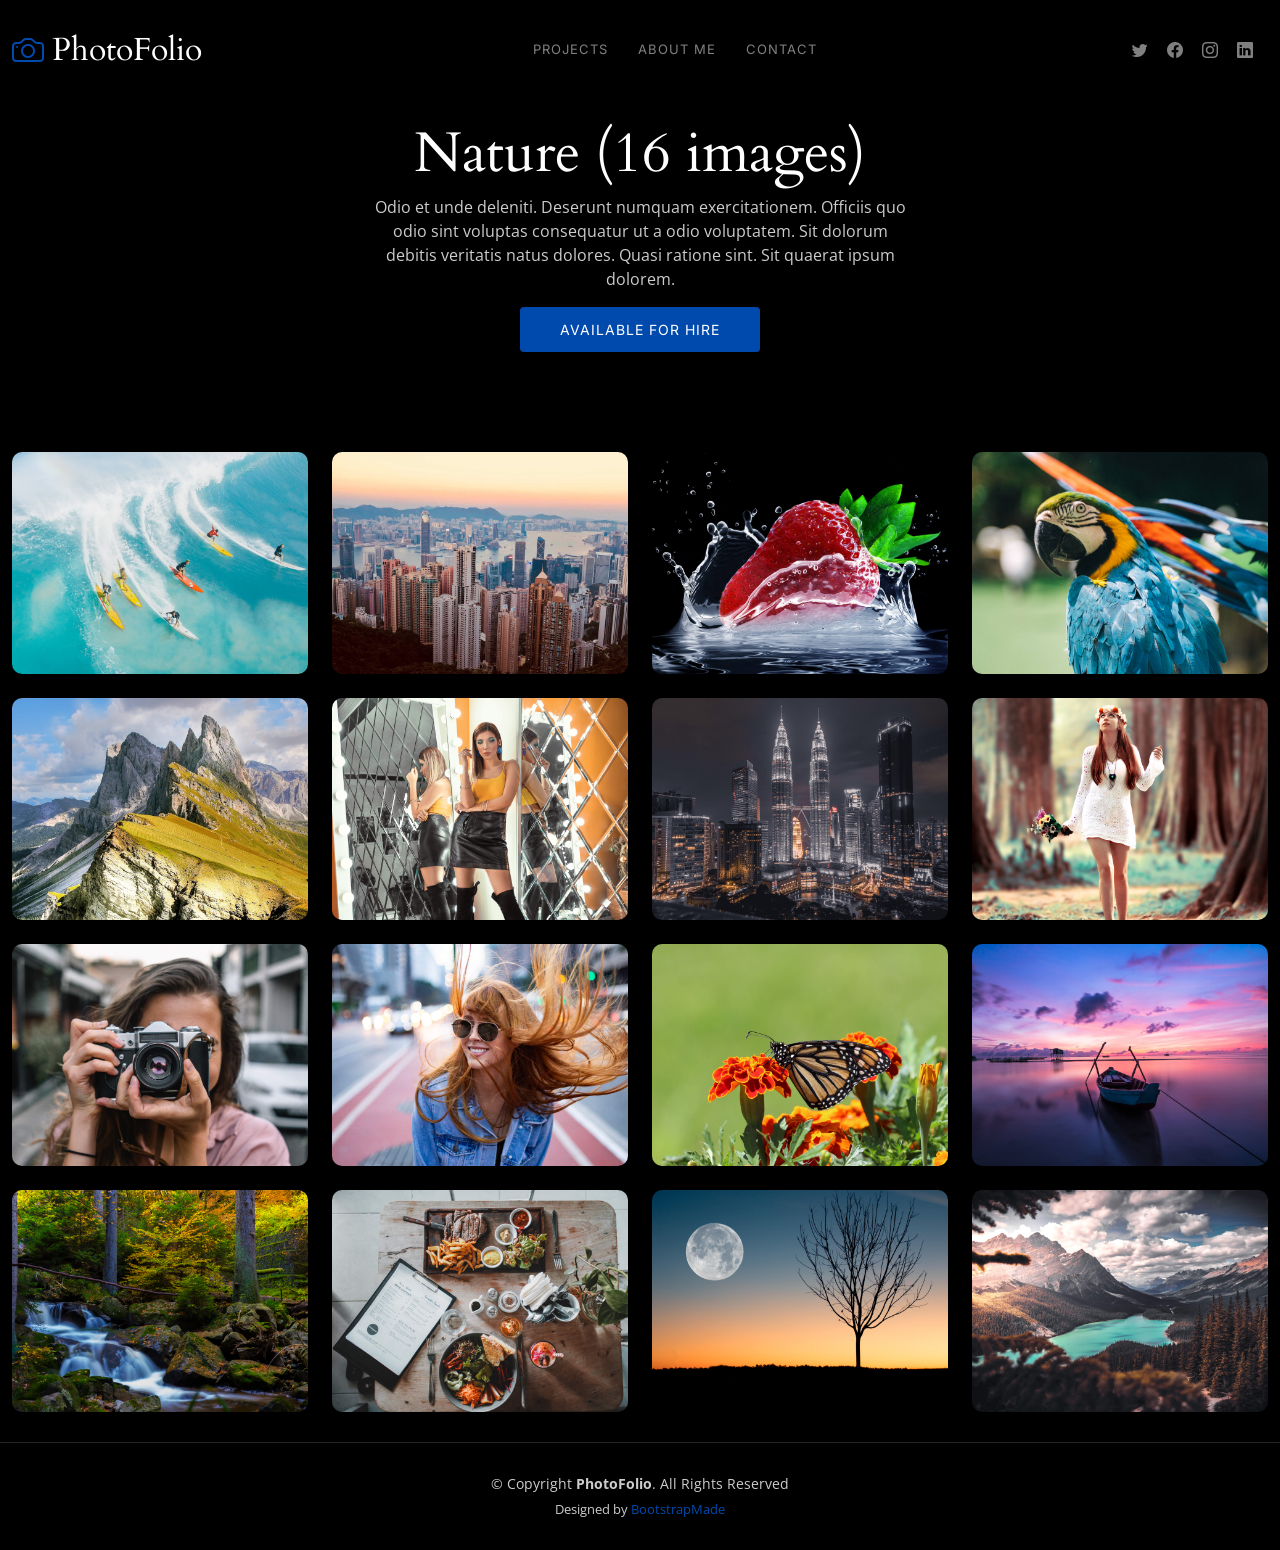
<file: gallery.html>
<!DOCTYPE html>
<html lang="en">

<head>
  <meta charset="utf-8">
  <meta content="width=device-width, initial-scale=1.0" name="viewport">

  <title>PhotoFolio Bootstrap Template - Gallery</title>
  <meta content="" name="description">
  <meta content="" name="keywords">

  <!-- Favicons -->
  <link href="assets/img/favicon.png" rel="icon">
  <link href="assets/img/apple-touch-icon.png" rel="apple-touch-icon">

  <!-- Google Fonts -->
  <link rel="preconnect" href="https://fonts.googleapis.com">
  <link rel="preconnect" href="https://fonts.gstatic.com" crossorigin>
  <link href="https://fonts.googleapis.com/css2?family=Open+Sans:ital,wght@0,300;0,400;0,500;0,600;0,700;1,300;1,400;1,600;1,700&family=Inter:ital,wght@0,300;0,400;0,500;0,600;0,700;1,300;1,400;1,500;1,600;1,700&family=Cardo:ital,wght@0,400;0,700;1,400&display=swap" rel="stylesheet">

  <!-- Vendor CSS Files -->
  <link href="assets/vendor/bootstrap/css/bootstrap.min.css" rel="stylesheet">
  <link href="assets/vendor/bootstrap-icons/bootstrap-icons.css" rel="stylesheet">
  <link href="assets/vendor/swiper/swiper-bundle.min.css" rel="stylesheet">
  <link href="assets/vendor/glightbox/css/glightbox.min.css" rel="stylesheet">
  <link href="assets/vendor/aos/aos.css" rel="stylesheet">

  <!-- Template Main CSS File -->
  <link href="assets/css/main.css" rel="stylesheet">

  <!-- =======================================================
  * Template Name: PhotoFolio
  * Updated: Sep 18 2023 with Bootstrap v5.3.2
  * Template URL: https://bootstrapmade.com/photofolio-bootstrap-photography-website-template/
  * Author: BootstrapMade.com
  * License: https://bootstrapmade.com/license/
  ======================================================== -->
</head>

<body>

  <!-- ======= Header ======= -->
  <header id="header" class="header d-flex align-items-center fixed-top">
    <div class="container-fluid d-flex align-items-center justify-content-between">

      <a href="index.html" class="logo d-flex align-items-center  me-auto me-lg-0">
        <!-- Uncomment the line below if you also wish to use an image logo -->
        <!-- <img src="assets/img/logo.png" alt=""> -->
        <i class="bi bi-camera"></i>
        <h1>PhotoFolio</h1>
      </a>

      <nav id="navbar" class="navbar">
        <ul>
          <li><a href="index.html">Projects</a></li>
          <li><a href="about.html">About Me</a></li>
          <!-- <li class="dropdown"><a href="#" class="active"><span>Gallery</span> <i class="bi bi-chevron-down dropdown-indicator"></i></a>
            <ul>
              <li><a href="gallery.html">Nature</a></li>
              <li><a href="gallery.html">People</a></li>
              <li><a href="gallery.html">Architecture</a></li>
              <li><a href="gallery.html">Animals</a></li>
              <li><a href="gallery.html">Sports</a></li>
              <li><a href="gallery.html">Travel</a></li>
              <li class="dropdown"><a href="#"><span>Sub Menu</span> <i class="bi bi-chevron-down dropdown-indicator"></i></a>
                <ul>
                  <li><a href="#">Sub Menu 1</a></li>
                  <li><a href="#">Sub Menu 2</a></li>
                  <li><a href="#">Sub Menu 3</a></li>
                </ul>
              </li>
            </ul> -->
          <!-- </li>
          <li><a href="services.html">Services</a></li> -->
          <li><a href="contact.html">Contact</a></li>
        </ul>
      </nav><!-- .navbar -->

      <div class="header-social-links">
        <a href="#" class="twitter"><i class="bi bi-twitter"></i></a>
        <a href="#" class="facebook"><i class="bi bi-facebook"></i></a>
        <a href="#" class="instagram"><i class="bi bi-instagram"></i></a>
        <a href="#" class="linkedin"><i class="bi bi-linkedin"></i></i></a>
      </div>
      <i class="mobile-nav-toggle mobile-nav-show bi bi-list"></i>
      <i class="mobile-nav-toggle mobile-nav-hide d-none bi bi-x"></i>

    </div>
  </header><!-- End Header -->

  <main id="main" data-aos="fade" data-aos-delay="1500">

    <!-- ======= End Page Header ======= -->
    <div class="page-header d-flex align-items-center">
      <div class="container position-relative">
        <div class="row d-flex justify-content-center">
          <div class="col-lg-6 text-center">
            <h2>Nature (16 images)</h2>
            <p>Odio et unde deleniti. Deserunt numquam exercitationem. Officiis quo odio sint voluptas consequatur ut a odio voluptatem. Sit dolorum debitis veritatis natus dolores. Quasi ratione sint. Sit quaerat ipsum dolorem.</p>

            <a class="cta-btn" href="contact.html">Available for hire</a>

          </div>
        </div>
      </div>
    </div><!-- End Page Header -->

    <!-- ======= Gallery Section ======= -->
    <section id="gallery" class="gallery">
      <div class="container-fluid">

        <div class="row gy-4 justify-content-center">
          <div class="col-xl-3 col-lg-4 col-md-6">
            <div class="gallery-item h-100">
              <img src="assets/img/gallery/gallery-1.jpg" class="img-fluid" alt="">
              <div class="gallery-links d-flex align-items-center justify-content-center">
                <a href="assets/img/gallery/gallery-1.jpg" title="Gallery 1" class="glightbox preview-link"><i class="bi bi-arrows-angle-expand"></i></a>
                <a href="gallery-single.html" class="details-link"><i class="bi bi-link-45deg"></i></a>
              </div>
            </div>
          </div><!-- End Gallery Item -->
          <div class="col-xl-3 col-lg-4 col-md-6">
            <div class="gallery-item h-100">
              <img src="assets/img/gallery/gallery-2.jpg" class="img-fluid" alt="">
              <div class="gallery-links d-flex align-items-center justify-content-center">
                <a href="assets/img/gallery/gallery-2.jpg" title="Gallery 2" class="glightbox preview-link"><i class="bi bi-arrows-angle-expand"></i></a>
                <a href="gallery-single.html" class="details-link"><i class="bi bi-link-45deg"></i></a>
              </div>
            </div>
          </div><!-- End Gallery Item -->
          <div class="col-xl-3 col-lg-4 col-md-6">
            <div class="gallery-item h-100">
              <img src="assets/img/gallery/gallery-3.jpg" class="img-fluid" alt="">
              <div class="gallery-links d-flex align-items-center justify-content-center">
                <a href="assets/img/gallery/gallery-3.jpg" title="Gallery 3" class="glightbox preview-link"><i class="bi bi-arrows-angle-expand"></i></a>
                <a href="gallery-single.html" class="details-link"><i class="bi bi-link-45deg"></i></a>
              </div>
            </div>
          </div><!-- End Gallery Item -->
          <div class="col-xl-3 col-lg-4 col-md-6">
            <div class="gallery-item h-100">
              <img src="assets/img/gallery/gallery-4.jpg" class="img-fluid" alt="">
              <div class="gallery-links d-flex align-items-center justify-content-center">
                <a href="assets/img/gallery/gallery-4.jpg" title="Gallery 4" class="glightbox preview-link"><i class="bi bi-arrows-angle-expand"></i></a>
                <a href="gallery-single.html" class="details-link"><i class="bi bi-link-45deg"></i></a>
              </div>
            </div>
          </div><!-- End Gallery Item -->
          <div class="col-xl-3 col-lg-4 col-md-6">
            <div class="gallery-item h-100">
              <img src="assets/img/gallery/gallery-5.jpg" class="img-fluid" alt="">
              <div class="gallery-links d-flex align-items-center justify-content-center">
                <a href="assets/img/gallery/gallery-5.jpg" title="Gallery 5" class="glightbox preview-link"><i class="bi bi-arrows-angle-expand"></i></a>
                <a href="gallery-single.html" class="details-link"><i class="bi bi-link-45deg"></i></a>
              </div>
            </div>
          </div><!-- End Gallery Item -->
          <div class="col-xl-3 col-lg-4 col-md-6">
            <div class="gallery-item h-100">
              <img src="assets/img/gallery/gallery-6.jpg" class="img-fluid" alt="">
              <div class="gallery-links d-flex align-items-center justify-content-center">
                <a href="assets/img/gallery/gallery-6.jpg" title="Gallery 6" class="glightbox preview-link"><i class="bi bi-arrows-angle-expand"></i></a>
                <a href="gallery-single.html" class="details-link"><i class="bi bi-link-45deg"></i></a>
              </div>
            </div>
          </div><!-- End Gallery Item -->
          <div class="col-xl-3 col-lg-4 col-md-6">
            <div class="gallery-item h-100">
              <img src="assets/img/gallery/gallery-7.jpg" class="img-fluid" alt="">
              <div class="gallery-links d-flex align-items-center justify-content-center">
                <a href="assets/img/gallery/gallery-7.jpg" title="Gallery 7" class="glightbox preview-link"><i class="bi bi-arrows-angle-expand"></i></a>
                <a href="gallery-single.html" class="details-link"><i class="bi bi-link-45deg"></i></a>
              </div>
            </div>
          </div><!-- End Gallery Item -->
          <div class="col-xl-3 col-lg-4 col-md-6">
            <div class="gallery-item h-100">
              <img src="assets/img/gallery/gallery-8.jpg" class="img-fluid" alt="">
              <div class="gallery-links d-flex align-items-center justify-content-center">
                <a href="assets/img/gallery/gallery-8.jpg" title="Gallery 8" class="glightbox preview-link"><i class="bi bi-arrows-angle-expand"></i></a>
                <a href="gallery-single.html" class="details-link"><i class="bi bi-link-45deg"></i></a>
              </div>
            </div>
          </div><!-- End Gallery Item -->
          <div class="col-xl-3 col-lg-4 col-md-6">
            <div class="gallery-item h-100">
              <img src="assets/img/gallery/gallery-9.jpg" class="img-fluid" alt="">
              <div class="gallery-links d-flex align-items-center justify-content-center">
                <a href="assets/img/gallery/gallery-9.jpg" title="Gallery 9" class="glightbox preview-link"><i class="bi bi-arrows-angle-expand"></i></a>
                <a href="gallery-single.html" class="details-link"><i class="bi bi-link-45deg"></i></a>
              </div>
            </div>
          </div><!-- End Gallery Item -->
          <div class="col-xl-3 col-lg-4 col-md-6">
            <div class="gallery-item h-100">
              <img src="assets/img/gallery/gallery-10.jpg" class="img-fluid" alt="">
              <div class="gallery-links d-flex align-items-center justify-content-center">
                <a href="assets/img/gallery/gallery-10.jpg" title="Gallery 10" class="glightbox preview-link"><i class="bi bi-arrows-angle-expand"></i></a>
                <a href="gallery-single.html" class="details-link"><i class="bi bi-link-45deg"></i></a>
              </div>
            </div>
          </div><!-- End Gallery Item -->
          <div class="col-xl-3 col-lg-4 col-md-6">
            <div class="gallery-item h-100">
              <img src="assets/img/gallery/gallery-11.jpg" class="img-fluid" alt="">
              <div class="gallery-links d-flex align-items-center justify-content-center">
                <a href="assets/img/gallery/gallery-11.jpg" title="Gallery 11" class="glightbox preview-link"><i class="bi bi-arrows-angle-expand"></i></a>
                <a href="gallery-single.html" class="details-link"><i class="bi bi-link-45deg"></i></a>
              </div>
            </div>
          </div><!-- End Gallery Item -->
          <div class="col-xl-3 col-lg-4 col-md-6">
            <div class="gallery-item h-100">
              <img src="assets/img/gallery/gallery-12.jpg" class="img-fluid" alt="">
              <div class="gallery-links d-flex align-items-center justify-content-center">
                <a href="assets/img/gallery/gallery-12.jpg" title="Gallery 12" class="glightbox preview-link"><i class="bi bi-arrows-angle-expand"></i></a>
                <a href="gallery-single.html" class="details-link"><i class="bi bi-link-45deg"></i></a>
              </div>
            </div>
          </div><!-- End Gallery Item -->
          <div class="col-xl-3 col-lg-4 col-md-6">
            <div class="gallery-item h-100">
              <img src="assets/img/gallery/gallery-13.jpg" class="img-fluid" alt="">
              <div class="gallery-links d-flex align-items-center justify-content-center">
                <a href="assets/img/gallery/gallery-13.jpg" title="Gallery 13" class="glightbox preview-link"><i class="bi bi-arrows-angle-expand"></i></a>
                <a href="gallery-single.html" class="details-link"><i class="bi bi-link-45deg"></i></a>
              </div>
            </div>
          </div><!-- End Gallery Item -->
          <div class="col-xl-3 col-lg-4 col-md-6">
            <div class="gallery-item h-100">
              <img src="assets/img/gallery/gallery-14.jpg" class="img-fluid" alt="">
              <div class="gallery-links d-flex align-items-center justify-content-center">
                <a href="assets/img/gallery/gallery-14.jpg" title="Gallery 14" class="glightbox preview-link"><i class="bi bi-arrows-angle-expand"></i></a>
                <a href="gallery-single.html" class="details-link"><i class="bi bi-link-45deg"></i></a>
              </div>
            </div>
          </div><!-- End Gallery Item -->
          <div class="col-xl-3 col-lg-4 col-md-6">
            <div class="gallery-item h-100">
              <img src="assets/img/gallery/gallery-15.jpg" class="img-fluid" alt="">
              <div class="gallery-links d-flex align-items-center justify-content-center">
                <a href="assets/img/gallery/gallery-15.jpg" title="Gallery 15" class="glightbox preview-link"><i class="bi bi-arrows-angle-expand"></i></a>
                <a href="gallery-single.html" class="details-link"><i class="bi bi-link-45deg"></i></a>
              </div>
            </div>
          </div><!-- End Gallery Item -->
          <div class="col-xl-3 col-lg-4 col-md-6">
            <div class="gallery-item h-100">
              <img src="assets/img/gallery/gallery-16.jpg" class="img-fluid" alt="">
              <div class="gallery-links d-flex align-items-center justify-content-center">
                <a href="assets/img/gallery/gallery-16.jpg" title="Gallery 16" class="glightbox preview-link"><i class="bi bi-arrows-angle-expand"></i></a>
                <a href="gallery-single.html" class="details-link"><i class="bi bi-link-45deg"></i></a>
              </div>
            </div>
          </div><!-- End Gallery Item -->

        </div>

      </div>
    </section><!-- End Gallery Section -->

  </main><!-- End #main -->

  <!-- ======= Footer ======= -->
  <footer id="footer" class="footer">
    <div class="container">
      <div class="copyright">
        &copy; Copyright <strong><span>PhotoFolio</span></strong>. All Rights Reserved
      </div>
      <div class="credits">
        <!-- All the links in the footer should remain intact. -->
        <!-- You can delete the links only if you purchased the pro version. -->
        <!-- Licensing information: https://bootstrapmade.com/license/ -->
        <!-- Purchase the pro version with working PHP/AJAX contact form: https://bootstrapmade.com/photofolio-bootstrap-photography-website-template/ -->
        Designed by <a href="https://bootstrapmade.com/">BootstrapMade</a>
      </div>
    </div>
  </footer><!-- End Footer -->

  <a href="#" class="scroll-top d-flex align-items-center justify-content-center"><i class="bi bi-arrow-up-short"></i></a>

  <div id="preloader">
    <div class="line"></div>
  </div>

  <!-- Vendor JS Files -->
  <script src="assets/vendor/bootstrap/js/bootstrap.bundle.min.js"></script>
  <script src="assets/vendor/swiper/swiper-bundle.min.js"></script>
  <script src="assets/vendor/glightbox/js/glightbox.min.js"></script>
  <script src="assets/vendor/aos/aos.js"></script>
  <script src="assets/vendor/php-email-form/validate.js"></script>

  <!-- Template Main JS File -->
  <script src="assets/js/main.js"></script>

</body>

</html>
</file>
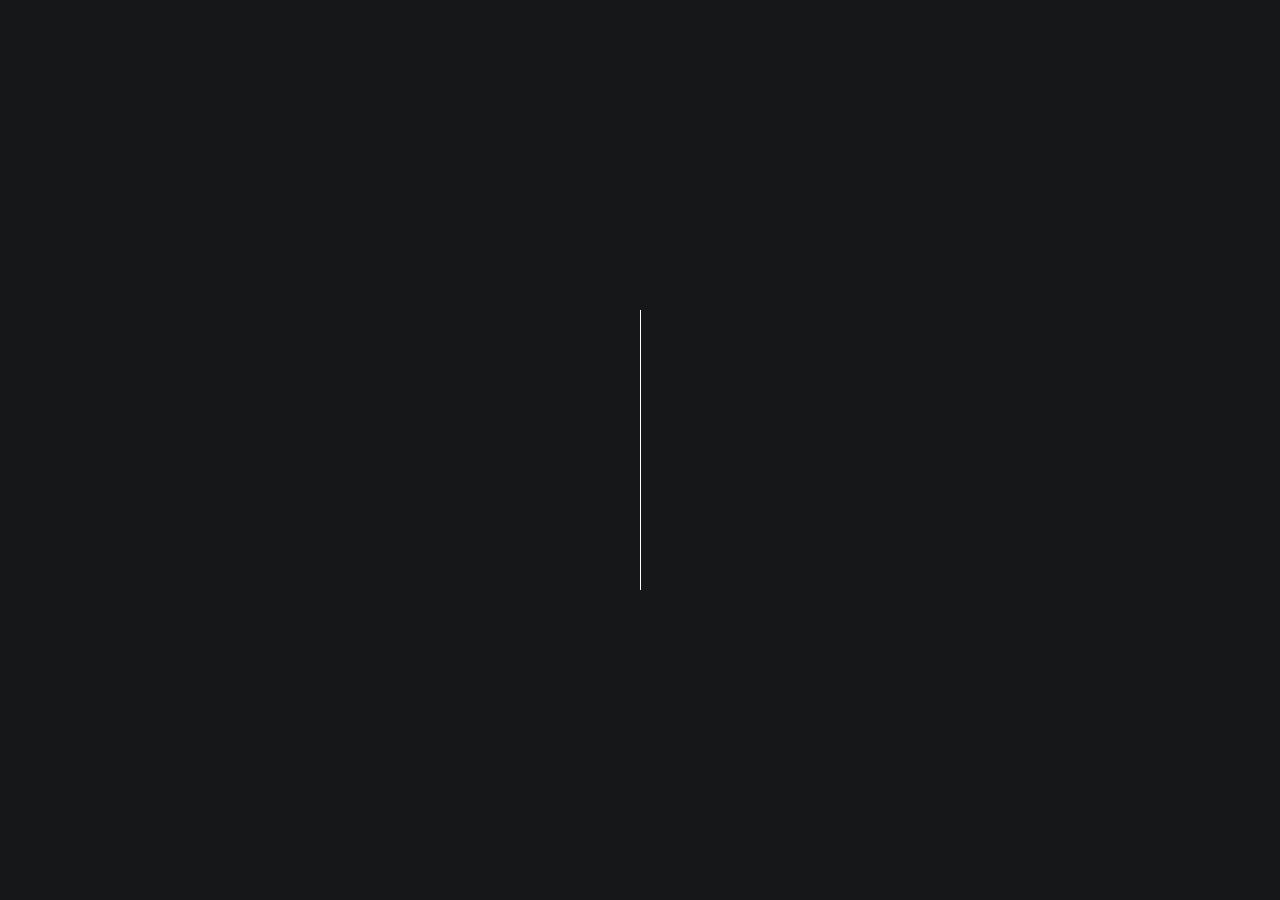
<file: sample-inner-page.html>
<!DOCTYPE html>
<html lang="en">

<head>
  <meta charset="utf-8">
  <meta content="width=device-width, initial-scale=1.0" name="viewport">

  <title>[Template] Sample Inner Page</title>
  <meta content="" name="description">
  <meta content="" name="keywords">

  <!-- Favicons -->
  <link href="assets/img/favicon.png" rel="icon">
  <link href="assets/img/apple-touch-icon.png" rel="apple-touch-icon">

  <!-- Google Fonts -->
  <link rel="preconnect" href="https://fonts.googleapis.com">
  <link rel="preconnect" href="https://fonts.gstatic.com" crossorigin>
  <link href="https://fonts.googleapis.com/css2?family=Open+Sans:ital,wght@0,300;0,400;0,500;0,600;0,700;1,300;1,400;1,600;1,700&family=Inter:ital,wght@0,300;0,400;0,500;0,600;0,700;1,300;1,400;1,500;1,600;1,700&family=Cardo:ital,wght@0,400;0,700;1,400&display=swap" rel="stylesheet">

  <!-- Vendor CSS Files -->
  <link href="assets/vendor/bootstrap/css/bootstrap.min.css" rel="stylesheet">
  <link href="assets/vendor/bootstrap-icons/bootstrap-icons.css" rel="stylesheet">
  <link href="assets/vendor/swiper/swiper-bundle.min.css" rel="stylesheet">
  <link href="assets/vendor/glightbox/css/glightbox.min.css" rel="stylesheet">
  <link href="assets/vendor/aos/aos.css" rel="stylesheet">

  <!-- Template Main CSS File -->
  <link href="assets/css/main.css" rel="stylesheet">

  <!-- =======================================================
  * Template Name: PhotoFolio
  * Updated: Sep 18 2023 with Bootstrap v5.3.2
  * Template URL: https://bootstrapmade.com/photofolio-bootstrap-photography-website-template/
  * Author: BootstrapMade.com
  * License: https://bootstrapmade.com/license/
  ======================================================== -->
</head>

<body>

  <!-- ======= Header ======= -->
  <header id="header" class="header d-flex align-items-center fixed-top">
    <div class="container-fluid d-flex align-items-center justify-content-between">

      <a href="index.html" class="logo d-flex align-items-center  me-auto me-lg-0">
        <!-- Uncomment the line below if you also wish to use an image logo -->
        <!-- <img src="assets/img/logo.png" alt=""> -->
        <i class="bi bi-camera"></i>
        <h1>PhotoFolio</h1>
      </a>

      <nav id="navbar" class="navbar">
        <ul>
          <li><a href="index.html" class="active">Home</a></li>
          <li><a href="about.html">About</a></li>
          <li class="dropdown"><a href="#"><span>Gallery</span> <i class="bi bi-chevron-down dropdown-indicator"></i></a>
            <ul>
              <li><a href="gallery.html">Nature</a></li>
              <li><a href="gallery.html">People</a></li>
              <li><a href="gallery.html">Architecture</a></li>
              <li><a href="gallery.html">Animals</a></li>
              <li><a href="gallery.html">Sports</a></li>
              <li><a href="gallery.html">Travel</a></li>
              <li class="dropdown"><a href="#"><span>Sub Menu</span> <i class="bi bi-chevron-down dropdown-indicator"></i></a>
                <ul>
                  <li><a href="#">Sub Menu 1</a></li>
                  <li><a href="#">Sub Menu 2</a></li>
                  <li><a href="#">Sub Menu 3</a></li>
                </ul>
              </li>
            </ul>
          </li>
          <li><a href="services.html">Services</a></li>
          <li><a href="contact.html">Contact</a></li>
        </ul>
      </nav><!-- .navbar -->

      <div class="header-social-links">
        <a href="#" class="twitter"><i class="bi bi-twitter"></i></a>
        <a href="#" class="facebook"><i class="bi bi-facebook"></i></a>
        <a href="#" class="instagram"><i class="bi bi-instagram"></i></a>
        <a href="#" class="linkedin"><i class="bi bi-linkedin"></i></i></a>
      </div>
      <i class="mobile-nav-toggle mobile-nav-show bi bi-list"></i>
      <i class="mobile-nav-toggle mobile-nav-hide d-none bi bi-x"></i>

    </div>
  </header><!-- End Header -->

  <main id="main" data-aos="fade" data-aos-delay="1500">

    <!-- ======= End Page Header ======= -->
    <div class="page-header d-flex align-items-center">
      <div class="container position-relative">
        <div class="row d-flex justify-content-center">
          <div class="col-lg-6 text-center">
            <h2>Sample Inner Page</h2>
            <p>Odio et unde deleniti. Deserunt numquam exercitationem. Officiis quo odio sint voluptas consequatur ut a odio voluptatem. Sit dolorum debitis veritatis natus dolores. Quasi ratione sint. Sit quaerat ipsum dolorem.</p>

            <a class="cta-btn" href="contact.html">Available for hire</a>

          </div>
        </div>
      </div>
    </div><!-- End Page Header -->

    <section class="sample-page">
      <div class="container" data-aos="fade-up">

        <p>
          You can duplicate this sample page and create any number of inner pages you like!
        </p>

      </div>
    </section>

  </main><!-- End #main -->

  <!-- ======= Footer ======= -->
  <footer id="footer" class="footer">
    <div class="container">
      <div class="copyright">
        &copy; Copyright <strong><span>PhotoFolio</span></strong>. All Rights Reserved
      </div>
      <div class="credits">
        <!-- All the links in the footer should remain intact. -->
        <!-- You can delete the links only if you purchased the pro version. -->
        <!-- Licensing information: https://bootstrapmade.com/license/ -->
        <!-- Purchase the pro version with working PHP/AJAX contact form: https://bootstrapmade.com/photofolio-bootstrap-photography-website-template/ -->
        Designed by <a href="https://bootstrapmade.com/">BootstrapMade</a>
      </div>
    </div>
  </footer><!-- End Footer -->

  <a href="#" class="scroll-top d-flex align-items-center justify-content-center"><i class="bi bi-arrow-up-short"></i></a>

  <div id="preloader">
    <div class="line"></div>
  </div>

  <!-- Vendor JS Files -->
  <script src="assets/vendor/bootstrap/js/bootstrap.bundle.min.js"></script>
  <script src="assets/vendor/swiper/swiper-bundle.min.js"></script>
  <script src="assets/vendor/glightbox/js/glightbox.min.js"></script>
  <script src="assets/vendor/aos/aos.js"></script>
  <script src="assets/vendor/php-email-form/validate.js"></script>

  <!-- Template Main JS File -->
  <script src="assets/js/main.js"></script>

</body>

</html>
</file>
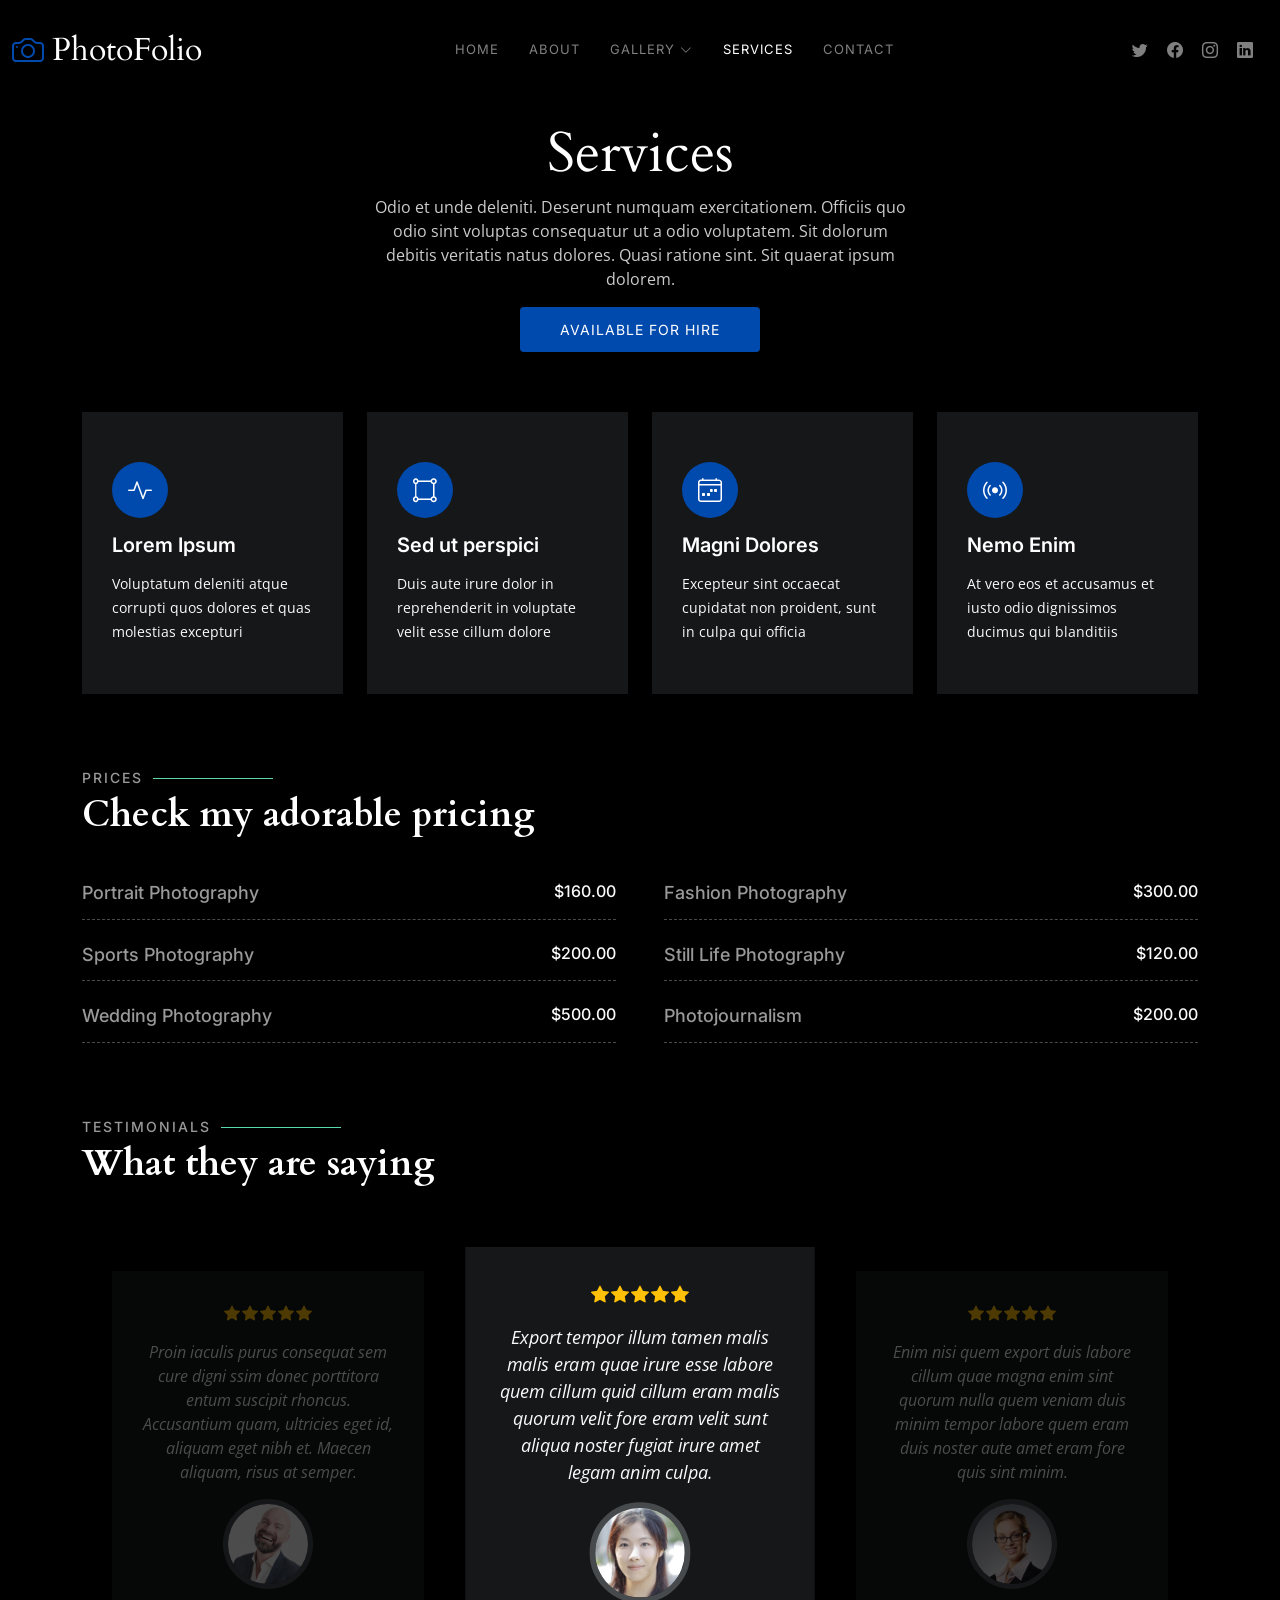
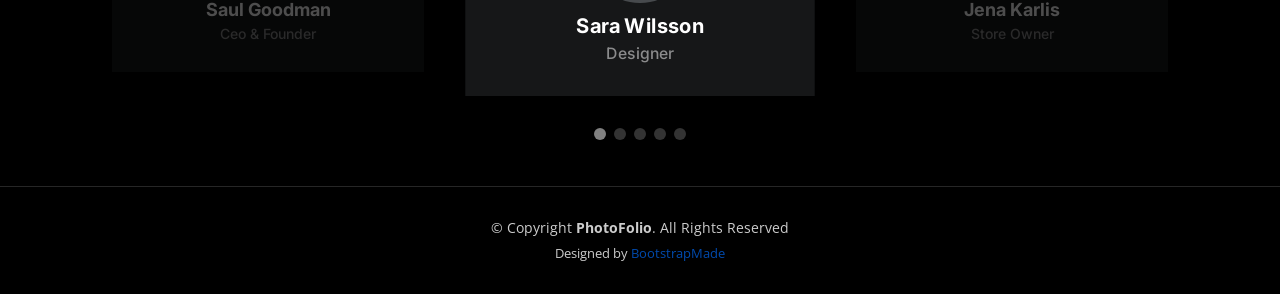
<file: services.html>
<!DOCTYPE html>
<html lang="en">

<head>
  <meta charset="utf-8">
  <meta content="width=device-width, initial-scale=1.0" name="viewport">

  <title>PhotoFolio Bootstrap Template - Services</title>
  <meta content="" name="description">
  <meta content="" name="keywords">

  <!-- Favicons -->
  <link href="assets/img/favicon.png" rel="icon">
  <link href="assets/img/apple-touch-icon.png" rel="apple-touch-icon">

  <!-- Google Fonts -->
  <link rel="preconnect" href="https://fonts.googleapis.com">
  <link rel="preconnect" href="https://fonts.gstatic.com" crossorigin>
  <link href="https://fonts.googleapis.com/css2?family=Open+Sans:ital,wght@0,300;0,400;0,500;0,600;0,700;1,300;1,400;1,600;1,700&family=Inter:ital,wght@0,300;0,400;0,500;0,600;0,700;1,300;1,400;1,500;1,600;1,700&family=Cardo:ital,wght@0,400;0,700;1,400&display=swap" rel="stylesheet">

  <!-- Vendor CSS Files -->
  <link href="assets/vendor/bootstrap/css/bootstrap.min.css" rel="stylesheet">
  <link href="assets/vendor/bootstrap-icons/bootstrap-icons.css" rel="stylesheet">
  <link href="assets/vendor/swiper/swiper-bundle.min.css" rel="stylesheet">
  <link href="assets/vendor/glightbox/css/glightbox.min.css" rel="stylesheet">
  <link href="assets/vendor/aos/aos.css" rel="stylesheet">

  <!-- Template Main CSS File -->
  <link href="assets/css/main.css" rel="stylesheet">

  <!-- =======================================================
  * Template Name: PhotoFolio
  * Updated: Sep 18 2023 with Bootstrap v5.3.2
  * Template URL: https://bootstrapmade.com/photofolio-bootstrap-photography-website-template/
  * Author: BootstrapMade.com
  * License: https://bootstrapmade.com/license/
  ======================================================== -->
</head>

<body>

  <!-- ======= Header ======= -->
  <header id="header" class="header d-flex align-items-center fixed-top">
    <div class="container-fluid d-flex align-items-center justify-content-between">

      <a href="index.html" class="logo d-flex align-items-center  me-auto me-lg-0">
        <!-- Uncomment the line below if you also wish to use an image logo -->
        <!-- <img src="assets/img/logo.png" alt=""> -->
        <i class="bi bi-camera"></i>
        <h1>PhotoFolio</h1>
      </a>

      <nav id="navbar" class="navbar">
        <ul>
          <li><a href="index.html">Home</a></li>
          <li><a href="about.html">About</a></li>
          <li class="dropdown"><a href="#"><span>Gallery</span> <i class="bi bi-chevron-down dropdown-indicator"></i></a>
            <ul>
              <li><a href="gallery.html">Nature</a></li>
              <li><a href="gallery.html">People</a></li>
              <li><a href="gallery.html">Architecture</a></li>
              <li><a href="gallery.html">Animals</a></li>
              <li><a href="gallery.html">Sports</a></li>
              <li><a href="gallery.html">Travel</a></li>
              <li class="dropdown"><a href="#"><span>Sub Menu</span> <i class="bi bi-chevron-down dropdown-indicator"></i></a>
                <ul>
                  <li><a href="#">Sub Menu 1</a></li>
                  <li><a href="#">Sub Menu 2</a></li>
                  <li><a href="#">Sub Menu 3</a></li>
                </ul>
              </li>
            </ul>
          </li>
          <li><a href="services.html" class="active">Services</a></li>
          <li><a href="contact.html">Contact</a></li>
        </ul>
      </nav><!-- .navbar -->

      <div class="header-social-links">
        <a href="#" class="twitter"><i class="bi bi-twitter"></i></a>
        <a href="#" class="facebook"><i class="bi bi-facebook"></i></a>
        <a href="#" class="instagram"><i class="bi bi-instagram"></i></a>
        <a href="#" class="linkedin"><i class="bi bi-linkedin"></i></i></a>
      </div>
      <i class="mobile-nav-toggle mobile-nav-show bi bi-list"></i>
      <i class="mobile-nav-toggle mobile-nav-hide d-none bi bi-x"></i>

    </div>
  </header><!-- End Header -->

  <main id="main" data-aos="fade" data-aos-delay="1500">

    <!-- ======= End Page Header ======= -->
    <div class="page-header d-flex align-items-center">
      <div class="container position-relative">
        <div class="row d-flex justify-content-center">
          <div class="col-lg-6 text-center">
            <h2>Services</h2>
            <p>Odio et unde deleniti. Deserunt numquam exercitationem. Officiis quo odio sint voluptas consequatur ut a odio voluptatem. Sit dolorum debitis veritatis natus dolores. Quasi ratione sint. Sit quaerat ipsum dolorem.</p>

            <a class="cta-btn" href="contact.html">Available for hire</a>

          </div>
        </div>
      </div>
    </div><!-- End Page Header -->

    <!-- ======= Services Section ======= -->
    <section id="services" class="services">
      <div class="container">

        <div class="row gy-4">

          <div class="col-xl-3 col-md-6 d-flex">
            <div class="service-item position-relative">
              <i class="bi bi-activity"></i>
              <h4><a href="" class="stretched-link">Lorem Ipsum</a></h4>
              <p>Voluptatum deleniti atque corrupti quos dolores et quas molestias excepturi</p>
            </div>
          </div><!-- End Service Item -->

          <div class="col-xl-3 col-md-6 d-flex">
            <div class="service-item position-relative">
              <i class="bi bi-bounding-box-circles"></i>
              <h4><a href="" class="stretched-link">Sed ut perspici</a></h4>
              <p>Duis aute irure dolor in reprehenderit in voluptate velit esse cillum dolore</p>
            </div>
          </div><!-- End Service Item -->

          <div class="col-xl-3 col-md-6 d-flex">
            <div class="service-item position-relative">
              <i class="bi bi-calendar4-week"></i>
              <h4><a href="" class="stretched-link">Magni Dolores</a></h4>
              <p>Excepteur sint occaecat cupidatat non proident, sunt in culpa qui officia</p>
            </div>
          </div><!-- End Service Item -->

          <div class="col-xl-3 col-md-6 d-flex">
            <div class="service-item position-relative">
              <i class="bi bi-broadcast"></i>
              <h4><a href="" class="stretched-link">Nemo Enim</a></h4>
              <p>At vero eos et accusamus et iusto odio dignissimos ducimus qui blanditiis</p>
            </div>
          </div><!-- End Service Item -->

        </div>

      </div>
    </section><!-- End Services Section -->

    <!-- ======= Pricing Section ======= -->
    <section id="pricing" class="pricing">
      <div class="container">

        <div class="section-header">
          <h2>Prices</h2>
          <p>Check my adorable pricing</p>
        </div>

        <div class="row gy-4 gx-lg-5">

          <div class="col-lg-6">
            <div class="pricing-item d-flex justify-content-between">
              <h3>Portrait Photography</h3>
              <h4>$160.00</h4>
            </div>
          </div><!-- End Pricing Item -->

          <div class="col-lg-6">
            <div class="pricing-item d-flex justify-content-between">
              <h3>Fashion Photography</h3>
              <h4>$300.00</h4>
            </div>
          </div><!-- End Pricing Item -->

          <div class="col-lg-6">
            <div class="pricing-item d-flex justify-content-between">
              <h3>Sports Photography</h3>
              <h4>$200.00</h4>
            </div>
          </div><!-- End Pricing Item -->

          <div class="col-lg-6">
            <div class="pricing-item d-flex justify-content-between">
              <h3>Still Life Photography</h3>
              <h4>$120.00</h4>
            </div>
          </div><!-- End Pricing Item -->

          <div class="col-lg-6">
            <div class="pricing-item d-flex justify-content-between">
              <h3>Wedding Photography</h3>
              <h4>$500.00</h4>
            </div>
          </div><!-- End Pricing Item -->

          <div class="col-lg-6">
            <div class="pricing-item d-flex justify-content-between">
              <h3>Photojournalism</h3>
              <h4>$200.00</h4>
            </div>
          </div><!-- End Pricing Item -->

        </div>
    </section><!-- End Pricing Section -->

    <!-- ======= Testimonials Section ======= -->
    <section id="testimonials" class="testimonials">
      <div class="container">

        <div class="section-header">
          <h2>Testimonials</h2>
          <p>What they are saying</p>
        </div>

        <div class="slides-3 swiper">
          <div class="swiper-wrapper">

            <div class="swiper-slide">
              <div class="testimonial-item">
                <div class="stars">
                  <i class="bi bi-star-fill"></i><i class="bi bi-star-fill"></i><i class="bi bi-star-fill"></i><i class="bi bi-star-fill"></i><i class="bi bi-star-fill"></i>
                </div>
                <p>
                  Proin iaculis purus consequat sem cure digni ssim donec porttitora entum suscipit rhoncus. Accusantium quam, ultricies eget id, aliquam eget nibh et. Maecen aliquam, risus at semper.
                </p>
                <div class="profile mt-auto">
                  <img src="assets/img/testimonials/testimonials-1.jpg" class="testimonial-img" alt="">
                  <h3>Saul Goodman</h3>
                  <h4>Ceo &amp; Founder</h4>
                </div>
              </div>
            </div><!-- End testimonial item -->

            <div class="swiper-slide">
              <div class="testimonial-item">
                <div class="stars">
                  <i class="bi bi-star-fill"></i><i class="bi bi-star-fill"></i><i class="bi bi-star-fill"></i><i class="bi bi-star-fill"></i><i class="bi bi-star-fill"></i>
                </div>
                <p>
                  Export tempor illum tamen malis malis eram quae irure esse labore quem cillum quid cillum eram malis quorum velit fore eram velit sunt aliqua noster fugiat irure amet legam anim culpa.
                </p>
                <div class="profile mt-auto">
                  <img src="assets/img/testimonials/testimonials-2.jpg" class="testimonial-img" alt="">
                  <h3>Sara Wilsson</h3>
                  <h4>Designer</h4>
                </div>
              </div>
            </div><!-- End testimonial item -->

            <div class="swiper-slide">
              <div class="testimonial-item">
                <div class="stars">
                  <i class="bi bi-star-fill"></i><i class="bi bi-star-fill"></i><i class="bi bi-star-fill"></i><i class="bi bi-star-fill"></i><i class="bi bi-star-fill"></i>
                </div>
                <p>
                  Enim nisi quem export duis labore cillum quae magna enim sint quorum nulla quem veniam duis minim tempor labore quem eram duis noster aute amet eram fore quis sint minim.
                </p>
                <div class="profile mt-auto">
                  <img src="assets/img/testimonials/testimonials-3.jpg" class="testimonial-img" alt="">
                  <h3>Jena Karlis</h3>
                  <h4>Store Owner</h4>
                </div>
              </div>
            </div><!-- End testimonial item -->

            <div class="swiper-slide">
              <div class="testimonial-item">
                <div class="stars">
                  <i class="bi bi-star-fill"></i><i class="bi bi-star-fill"></i><i class="bi bi-star-fill"></i><i class="bi bi-star-fill"></i><i class="bi bi-star-fill"></i>
                </div>
                <p>
                  Fugiat enim eram quae cillum dolore dolor amet nulla culpa multos export minim fugiat minim velit minim dolor enim duis veniam ipsum anim magna sunt elit fore quem dolore labore illum veniam.
                </p>
                <div class="profile mt-auto">
                  <img src="assets/img/testimonials/testimonials-4.jpg" class="testimonial-img" alt="">
                  <h3>Matt Brandon</h3>
                  <h4>Freelancer</h4>
                </div>
              </div>
            </div><!-- End testimonial item -->

            <div class="swiper-slide">
              <div class="testimonial-item">
                <div class="stars">
                  <i class="bi bi-star-fill"></i><i class="bi bi-star-fill"></i><i class="bi bi-star-fill"></i><i class="bi bi-star-fill"></i><i class="bi bi-star-fill"></i>
                </div>
                <p>
                  Quis quorum aliqua sint quem legam fore sunt eram irure aliqua veniam tempor noster veniam enim culpa labore duis sunt culpa nulla illum cillum fugiat legam esse veniam culpa fore nisi cillum quid.
                </p>
                <div class="profile mt-auto">
                  <img src="assets/img/testimonials/testimonials-5.jpg" class="testimonial-img" alt="">
                  <h3>John Larson</h3>
                  <h4>Entrepreneur</h4>
                </div>
              </div>
            </div><!-- End testimonial item -->

          </div>
          <div class="swiper-pagination"></div>
        </div>

      </div>
    </section><!-- End Testimonials Section -->

  </main><!-- End #main -->

  <!-- ======= Footer ======= -->
  <footer id="footer" class="footer">
    <div class="container">
      <div class="copyright">
        &copy; Copyright <strong><span>PhotoFolio</span></strong>. All Rights Reserved
      </div>
      <div class="credits">
        <!-- All the links in the footer should remain intact. -->
        <!-- You can delete the links only if you purchased the pro version. -->
        <!-- Licensing information: https://bootstrapmade.com/license/ -->
        <!-- Purchase the pro version with working PHP/AJAX contact form: https://bootstrapmade.com/photofolio-bootstrap-photography-website-template/ -->
        Designed by <a href="https://bootstrapmade.com/">BootstrapMade</a>
      </div>
    </div>
  </footer><!-- End Footer -->

  <a href="#" class="scroll-top d-flex align-items-center justify-content-center"><i class="bi bi-arrow-up-short"></i></a>

  <div id="preloader">
    <div class="line"></div>
  </div>

  <!-- Vendor JS Files -->
  <script src="assets/vendor/bootstrap/js/bootstrap.bundle.min.js"></script>
  <script src="assets/vendor/swiper/swiper-bundle.min.js"></script>
  <script src="assets/vendor/glightbox/js/glightbox.min.js"></script>
  <script src="assets/vendor/aos/aos.js"></script>
  <script src="assets/vendor/php-email-form/validate.js"></script>

  <!-- Template Main JS File -->
  <script src="assets/js/main.js"></script>

</body>

</html>
</file>
<file: assets/css/main.css>
/**
* Template Name: PhotoFolio
* Updated: Sep 18 2023 with Bootstrap v5.3.2
* Template URL: https://bootstrapmade.com/photofolio-bootstrap-photography-website-template/
* Author: BootstrapMade.com
* License: https://bootstrapmade.com/license/
*/

/*--------------------------------------------------------------
# Set main reusable colors and fonts using CSS variables
# Learn more about CSS variables at https://developer.mozilla.org/en-US/docs/Web/CSS/Using_CSS_custom_properties
--------------------------------------------------------------*/
/* Fonts */
:root {
  --font-default: "Open Sans", system-ui, -apple-system, "Segoe UI", Roboto, "Helvetica Neue", Arial, "Noto Sans", "Liberation Sans", sans-serif, "Apple Color Emoji", "Segoe UI Emoji", "Segoe UI Symbol", "Noto Color Emoji";
  --font-primary: "Inter", sans-serif;
  --font-secondary: "Cardo", sans-serif;
}

/* Colors */
:root {
  --color-default: #fafafa;
  --color-primary: #004aad;
  --color-secondary: #161718;
}

/* Smooth scroll behavior */
:root {
  scroll-behavior: smooth;
}

/*--------------------------------------------------------------
# General
--------------------------------------------------------------*/
body {
  font-family: var(--font-default);
  color: var(--color-default);
  background-color: #000;
}

a {
  color: var(--color-primary);
  text-decoration: none;
}

a:hover {
  color: #25088d;
  text-decoration: none;
}

h1,
h2,
h3,
h4,
h5,
h6 {
  font-family: var(--font-primary);
}

/*--------------------------------------------------------------
# Sections & Section Header
--------------------------------------------------------------*/
.section-header {
  padding-bottom: 40px;
}

.section-header h2 {
  font-size: 14px;
  font-weight: 500;
  padding: 0;
  line-height: 1px;
  margin: 0 0 5px 0;
  letter-spacing: 2px;
  text-transform: uppercase;
  color: rgba(255, 255, 255, 0.6);
  font-family: var(--font-primary);
}

.section-header h2::after {
  content: "";
  width: 120px;
  height: 1px;
  display: inline-block;
  background: #5bd9a9;
  margin: 4px 10px;
}

.section-header p {
  margin: 0;
  margin: 0;
  font-size: 36px;
  font-weight: 700;
  font-family: var(--font-secondary);
  color: #fff;
}

/*--------------------------------------------------------------
# Page Header
--------------------------------------------------------------*/
.page-header {
  padding: 120px 0 60px 0;
  min-height: 30vh;
  position: relative;
}

.page-header h2 {
  font-size: 56px;
  font-weight: 500;
  color: #fff;
  font-family: var(--font-secondary);
}

@media (max-width: 768px) {
  .page-header h2 {
    font-size: 36px;
  }
}

.page-header p {
  color: rgba(255, 255, 255, 0.8);
}

.page-header .cta-btn {
  font-family: var(--font-primary);
  font-weight: 400;
  font-size: 14px;
  display: inline-block;
  padding: 12px 40px;
  border-radius: 4px;
  letter-spacing: 1px;
  text-transform: uppercase;
  transition: 0.3s;
  color: #fff;
  background: var(--color-primary);
}

.page-header .cta-btn:hover {
  background: #2cbc85;
}

/*--------------------------------------------------------------
# Scroll top button
--------------------------------------------------------------*/
.scroll-top {
  position: fixed;
  visibility: hidden;
  opacity: 0;
  right: 15px;
  bottom: -15px;
  z-index: 99999;
  background: var(--color-primary);
  width: 44px;
  height: 44px;
  border-radius: 50px;
  transition: all 0.4s;
}

.scroll-top i {
  font-size: 24px;
  color: #fff;
  line-height: 0;
}

.scroll-top:hover {
  background: rgba(39, 167, 118, 0.8);
  color: #fff;
}

.scroll-top.active {
  visibility: visible;
  opacity: 1;
  bottom: 15px;
}

/*--------------------------------------------------------------
# Preloader
--------------------------------------------------------------*/
#preloader {
  display: flex;
  position: fixed;
  inset: 0;
  width: 100%;
  height: 100vh;
  z-index: 99999;
}

#preloader:before,
#preloader:after {
  content: "";
  background-color: var(--color-secondary);
  position: absolute;
  inset: 0;
  width: 50%;
  height: 100%;
  transition: all 0.3s ease 0s;
  z-index: -1;
}

#preloader:after {
  left: auto;
  right: 0;
}

#preloader .line {
  position: relative;
  overflow: hidden;
  margin: auto;
  width: 1px;
  height: 280px;
  transition: all 0.8s ease 0s;
}

#preloader .line:before {
  content: "";
  position: absolute;
  background-color: #fff;
  left: 0;
  top: 50%;
  width: 1px;
  height: 0%;
  transform: translateY(-50%);
  animation: lineincrease 1000ms ease-in-out 0s forwards;
}

#preloader .line:after {
  content: "";
  position: absolute;
  background-color: #999;
  left: 0;
  top: 0;
  width: 1px;
  height: 100%;
  transform: translateY(-100%);
  animation: linemove 1200ms linear 0s infinite;
  animation-delay: 2000ms;
}

#preloader.loaded .line {
  opacity: 0;
  height: 100% !important;
}

#preloader.loaded .line:after {
  opacity: 0;
}

#preloader.loaded:before,
#preloader.loaded:after {
  animation: preloaderfinish 300ms ease-in-out 500ms forwards;
}

@keyframes lineincrease {
  0% {
    height: 0%;
  }

  100% {
    height: 100%;
  }
}

@keyframes linemove {
  0% {
    transform: translateY(200%);
  }

  100% {
    transform: translateY(-100%);
  }
}

@keyframes preloaderfinish {
  0% {
    width: 5 0%;
  }

  100% {
    width: 0%;
  }
}

/*--------------------------------------------------------------
# Header
--------------------------------------------------------------*/
.header {
  transition: all 0.5s;
  z-index: 997;
  padding: 30px 0;
  background-color: #000;
}

.header .logo {
  transition: 0.3s;
}

.header .logo img {
  max-height: 40px;
  margin-right: 8px;
}

.header .logo h1 {
  font-size: 32px;
  margin: 0;
  font-weight: 400;
  color: #fff;
  font-family: var(--font-secondary);
}

.header .logo i {
  font-size: 32px;
  margin-right: 8px;
  line-height: 0;
}

@media (max-width: 575px) {
  .header .logo h1 {
    font-size: 26px;
  }

  .header .logo i {
    font-size: 24px;
  }
}

.header .header-social-links {
  padding-right: 15px;
}

.header .header-social-links a {
  color: rgba(255, 255, 255, 0.5);
  padding-left: 15px;
  display: inline-block;
  line-height: 0px;
  transition: 0.3s;
  font-size: 16px;
}

.header .header-social-links a:hover {
  color: #fff;
}

@media (max-width: 575px) {
  .header .header-social-links a {
    padding-left: 5px;
  }
}

/*--------------------------------------------------------------
# Desktop Navigation
--------------------------------------------------------------*/
@media (min-width: 1280px) {
  .navbar {
    padding: 0;
  }

  .navbar ul {
    margin: 0;
    padding: 0;
    display: flex;
    list-style: none;
    align-items: center;
  }

  .navbar li {
    position: relative;
  }

  .navbar a,
  .navbar a:focus {
    display: flex;
    align-items: center;
    justify-content: space-between;
    padding: 10px 0 10px 30px;
    font-family: var(--font-primary);
    text-transform: uppercase;
    letter-spacing: 1px;
    font-size: 13px;
    font-weight: 400;
    color: rgba(255, 255, 255, 0.5);
    white-space: nowrap;
    transition: 0.3s;
  }

  .navbar a i,
  .navbar a:focus i {
    font-size: 12px;
    line-height: 0;
    margin-left: 5px;
  }

  .navbar a:hover,
  .navbar .active,
  .navbar .active:focus,
  .navbar li:hover>a {
    color: #fff;
  }

  .navbar .dropdown ul {
    display: block;
    position: absolute;
    left: 14px;
    top: calc(100% + 30px);
    margin: 0;
    padding: 10px 0;
    z-index: 99;
    opacity: 0;
    visibility: hidden;
    background: var(--color-secondary);
    transition: 0.3s;
    border-radius: 4px;
  }

  .navbar .dropdown ul li {
    min-width: 200px;
  }

  .navbar .dropdown ul a {
    padding: 10px 20px;
    font-size: 15px;
    text-transform: none;
    font-weight: 400;
  }

  .navbar .dropdown ul a i {
    font-size: 12px;
  }

  .navbar .dropdown ul a:hover,
  .navbar .dropdown ul .active:hover,
  .navbar .dropdown ul li:hover>a {
    color: #fff;
  }

  .navbar .dropdown:hover>ul {
    opacity: 1;
    top: 100%;
    visibility: visible;
  }

  .navbar .dropdown .dropdown ul {
    top: 0;
    left: calc(100% - 30px);
    visibility: hidden;
  }

  .navbar .dropdown .dropdown:hover>ul {
    opacity: 1;
    top: 0;
    left: 100%;
    visibility: visible;
  }
}

@media (min-width: 1280px) and (max-width: 1366px) {
  .navbar .dropdown .dropdown ul {
    left: -90%;
  }

  .navbar .dropdown .dropdown:hover>ul {
    left: -100%;
  }
}

@media (min-width: 1280px) {

  .mobile-nav-show,
  .mobile-nav-hide {
    display: none;
  }
}

/*--------------------------------------------------------------
# Mobile Navigation
--------------------------------------------------------------*/
@media (max-width: 1279px) {
  .navbar {
    position: fixed;
    top: 0;
    right: -100%;
    width: 100%;
    max-width: 400px;
    bottom: 0;
    transition: 0.3s;
    z-index: 9997;
  }

  .navbar ul {
    position: absolute;
    inset: 0;
    padding: 50px 0 10px 0;
    margin: 0;
    background: rgba(0, 0, 0, 0.9);
    overflow-y: auto;
    transition: 0.3s;
    z-index: 9998;
  }

  .navbar a,
  .navbar a:focus {
    display: flex;
    align-items: center;
    justify-content: space-between;
    padding: 10px 20px;
    font-family: var(--font-primary);
    font-size: 13px;
    text-transform: uppercase;
    font-weight: 400;
    color: rgba(255, 255, 255, 0.5);
    letter-spacing: 1px;
    white-space: nowrap;
    transition: 0.3s;
  }

  .navbar a i,
  .navbar a:focus i {
    font-size: 12px;
    line-height: 0;
    margin-left: 5px;
  }

  .navbar a:hover,
  .navbar .active,
  .navbar .active:focus,
  .navbar li:hover>a {
    color: #fff;
  }

  .navbar .dropdown ul,
  .navbar .dropdown .dropdown ul {
    position: static;
    display: none;
    padding: 10px 0;
    margin: 10px 20px;
    transition: all 0.5s ease-in-out;
    border: 1px solid black;
  }

  .navbar .dropdown>.dropdown-active,
  .navbar .dropdown .dropdown>.dropdown-active {
    display: block;
  }

  .mobile-nav-show {
    color: #fff;
    font-size: 28px;
    cursor: pointer;
    line-height: 0;
    transition: 0.5s;
    z-index: 9999;
    margin: 0 10px 0 10px;
  }

  .mobile-nav-hide {
    color: #fff;
    font-size: 32px;
    cursor: pointer;
    line-height: 0;
    transition: 0.5s;
    position: fixed;
    right: 20px;
    top: 20px;
    z-index: 9999;
  }

  .mobile-nav-active {
    overflow: hidden;
  }

  .mobile-nav-active .navbar {
    right: 0;
  }

  .mobile-nav-active .navbar:before {
    content: "";
    position: fixed;
    inset: 0;
    background: rgba(22, 23, 24, 0.8);
    z-index: 9996;
  }
}

/*--------------------------------------------------------------
# About Section
--------------------------------------------------------------*/
.about .content h2 {
  font-weight: 700;
  font-size: 24px;
  color: var(--color-primary);
}

.about .content ul {
  list-style: none;
  padding: 0;
}

.about .content ul li {
  margin-bottom: 20px;
  display: flex;
  align-items: center;
}

.about .content ul strong {
  margin-right: 10px;
}

.about .content ul i {
  font-size: 16px;
  margin-right: 5px;
  color: var(--color-primary);
  line-height: 0;
}

/*--------------------------------------------------------------
# Testimonials Section
--------------------------------------------------------------*/
.testimonials {
  margin-top: 80px;
}

.testimonials .testimonial-item {
  box-sizing: content-box;
  padding: 30px;
  margin: 40px 30px;
  background: var(--color-secondary);
  min-height: 320px;
  display: flex;
  flex-direction: column;
  text-align: center;
  transition: 0.3s;
}

.testimonials .testimonial-item .stars {
  margin-bottom: 15px;
}

.testimonials .testimonial-item .stars i {
  color: #ffc107;
  margin: 0 1px;
}

.testimonials .testimonial-item .testimonial-img {
  width: 90px;
  border-radius: 50%;
  border: 5px solid #474a4d;
  margin: 0 auto;
}

.testimonials .testimonial-item h3 {
  font-size: 18px;
  font-weight: bold;
  margin: 10px 0 5px 0;
  color: #fff;
}

.testimonials .testimonial-item h4 {
  font-size: 14px;
  color: rgba(255, 255, 255, 0.5);
  margin: 0;
}

.testimonials .testimonial-item p {
  font-style: italic;
  margin: 0 auto 15px auto;
}

.testimonials .swiper-pagination {
  margin-top: 20px;
  position: relative;
}

.testimonials .swiper-pagination .swiper-pagination-bullet {
  width: 12px;
  height: 12px;
  background-color: rgba(255, 255, 255, 0.2);
  opacity: 1;
}

.testimonials .swiper-pagination .swiper-pagination-bullet-active {
  background-color: rgba(255, 255, 255, 0.5);
}

.testimonials .swiper-slide {
  opacity: 0.3;
}

@media (max-width: 1199px) {
  .testimonials .swiper-slide-active {
    opacity: 1;
  }

  .testimonials .swiper-pagination {
    margin-top: 0;
  }

  .testimonials .testimonial-item {
    margin: 40px 20px;
  }
}

@media (min-width: 1200px) {
  .testimonials .swiper-slide-next {
    opacity: 1;
    transform: scale(1.12);
  }
}

/*--------------------------------------------------------------
# Pricing Section
--------------------------------------------------------------*/
.gallery {
  margin-top: 40px;
}

.gallery .gallery-item {
  position: relative;
  overflow: hidden;
  border-radius: 10px;
}

.gallery .gallery-item img {
  transition: 0.3s;
}

.gallery .gallery-links {
  position: absolute;
  inset: 0;
  opacity: 0;
  transition: all ease-in-out 0.3s;
  background: rgba(0, 0, 0, 0.6);
  z-index: 3;
}

.gallery .gallery-links .preview-link,
.gallery .gallery-links .details-link {
  font-size: 20px;
  color: rgba(255, 255, 255, 0.5);
  transition: 0.3s;
  line-height: 1.2;
  margin: 30px 8px 0 8px;
}

.gallery .gallery-links .preview-link:hover,
.gallery .gallery-links .details-link:hover {
  color: #fff;
}

.gallery .gallery-links .details-link {
  font-size: 30px;
  line-height: 0;
}

.gallery .gallery-item:hover .gallery-links {
  opacity: 1;
}

.gallery .gallery-item:hover .preview-link,
.gallery .gallery-item:hover .details-link {
  margin-top: 0;
}

.gallery .gallery-item:hover img {
  transform: scale(1.1);
}

.glightbox-clean .gslide-description {
  background: #222425;
}

.glightbox-clean .gslide-title {
  color: rgba(255, 255, 255, 0.8);
  margin: 0;
}

/*--------------------------------------------------------------
# Gallery Single Section
--------------------------------------------------------------*/
.gallery-single .portfolio-details-slider img {
  width: 100%;
}

.gallery-single .portfolio-details-slider .swiper-pagination .swiper-pagination-bullet {
  width: 12px;
  height: 12px;
  background-color: rgba(255, 255, 255, 0.7);
  opacity: 1;
}

.gallery-single .portfolio-details-slider .swiper-pagination .swiper-pagination-bullet-active {
  background-color: var(--color-primary);
}

.gallery-single .swiper-button-prev,
.gallery-single .swiper-button-next {
  width: 48px;
  height: 48px;
}

.gallery-single .swiper-button-prev:after,
.gallery-single .swiper-button-next:after {
  color: rgba(255, 255, 255, 0.8);
  background-color: rgba(0, 0, 0, 0.2);
  font-size: 24px;
  border-radius: 50%;
  width: 48px;
  height: 48px;
  display: flex;
  align-items: center;
  justify-content: center;
  transition: 0.3s;
}

.gallery-single .swiper-button-prev:hover:after,
.gallery-single .swiper-button-next:hover:after {
  background-color: rgba(0, 0, 0, 0.6);
}

@media (max-width: 575px) {

  .gallery-single .swiper-button-prev,
  .gallery-single .swiper-button-next {
    display: none;
  }
}

.gallery-single .portfolio-info h3 {
  font-size: 22px;
  font-weight: 700;
  margin-bottom: 20px;
  padding-bottom: 20px;
  position: relative;
  font-family: var(--font-secondary);
}

.gallery-single .portfolio-info h3:after {
  content: "";
  position: absolute;
  display: block;
  width: 50px;
  height: 3px;
  background: var(--color-primary);
  left: 0;
  bottom: 0;
}

.gallery-single .portfolio-info ul {
  list-style: none;
  padding: 0;
  font-size: 15px;
}

.gallery-single .portfolio-info ul li {
  display: flex;
  flex-direction: column;
  padding-bottom: 15px;
}

.gallery-single .portfolio-info ul strong {
  text-transform: uppercase;
  font-weight: 400;
  color: #6b7075;
  font-size: 14px;
}

.gallery-single .portfolio-info .btn-visit {
  padding: 8px 40px;
  background: var(--color-primary);
  color: #fff;
  border-radius: 50px;
  transition: 0.3s;
}

.gallery-single .portfolio-info .btn-visit:hover {
  background: #2cbc85;
}

.gallery-single .portfolio-description h2 {
  font-size: 26px;
  font-weight: 700;
  margin-bottom: 20px;
  color: #fff;
  font-family: var(--font-secondary);
}

.gallery-single .portfolio-description p {
  padding: 0;
}

.gallery-single .portfolio-description .testimonial-item {
  padding: 30px 30px 0 30px;
  position: relative;
  background: var(--color-secondary);
  height: 100%;
  margin-bottom: 50px;
}

.gallery-single .portfolio-description .testimonial-item .testimonial-img {
  width: 90px;
  border-radius: 50px;
  border: 6px solid #2e3133;
  float: left;
  margin: 0 10px 0 0;
}

.gallery-single .portfolio-description .testimonial-item h3 {
  font-size: 18px;
  font-weight: bold;
  margin: 15px 0 5px 0;
  padding-top: 20px;
}

.gallery-single .portfolio-description .testimonial-item h4 {
  font-size: 14px;
  color: rgba(255, 255, 255, 0.6);
  margin: 0;
}

.gallery-single .portfolio-description .testimonial-item .quote-icon-left,
.gallery-single .portfolio-description .testimonial-item .quote-icon-right {
  color: #5bd9a9;
  font-size: 26px;
  line-height: 0;
}

.gallery-single .portfolio-description .testimonial-item .quote-icon-left {
  display: inline-block;
  left: -5px;
  position: relative;
}

.gallery-single .portfolio-description .testimonial-item .quote-icon-right {
  display: inline-block;
  right: -5px;
  position: relative;
  top: 10px;
  transform: scale(-1, -1);
}

.gallery-single .portfolio-description .testimonial-item p {
  font-style: italic;
  margin: 0 0 15px 0 0 0;
  padding: 0;
}

/*--------------------------------------------------------------
# Services Section
--------------------------------------------------------------*/
.services .service-item {
  padding: 50px 30px;
  transition: all ease-in-out 0.4s;
  background: var(--color-secondary);
  height: 100%;
  overflow: hidden;
  z-index: 1;
}

.services .service-item:before {
  content: "";
  position: absolute;
  background: #1d1f20;
  top: -200px;
  transition: all 0.3s;
  z-index: -1;
}

.services .service-item i {
  background: var(--color-primary);
  color: #fff;
  font-size: 24px;
  transition: 0.3s;
  display: flex;
  align-items: center;
  justify-content: center;
  width: 56px;
  height: 56px;
  border-radius: 50%;
}

.services .service-item h4 {
  font-weight: 600;
  margin: 15px 0 0 0;
  transition: 0.3s;
  font-size: 20px;
}

.services .service-item h4 a {
  color: #fff;
}

.services .service-item p {
  line-height: 24px;
  font-size: 14px;
  margin: 15px 0 0 0;
}

.services .service-item:hover:before {
  background: var(--color-primary);
  right: 0;
  top: 0;
  width: 100%;
  height: 100%;
  border-radius: 0px;
}

.services .service-item:hover h4 a,
.services .service-item:hover p {
  color: #fff;
}

.services .service-item:hover i {
  background: #fff;
  color: var(--color-primary);
}

/*--------------------------------------------------------------
# Pricing Section
--------------------------------------------------------------*/
.pricing {
  margin-top: 80px;
}

.pricing .pricing-item {
  border-bottom: 1px dashed #474a4d;
  width: 100%;
  height: 100%;
  padding: 0 0 15px 0;
}

.pricing .pricing-item h3 {
  margin: 0;
  font-size: 18px;
  font-weight: 500;
  color: rgba(255, 255, 255, 0.6);
}

.pricing .pricing-item h4 {
  margin: 0;
  font-size: 16px;
}

/*--------------------------------------------------------------
# Contact Section
--------------------------------------------------------------*/
.contact .info-item+.info-item {
  margin-top: 40px;
}

.contact .info-item i {
  font-size: 20px;
  color: var(--color-primary);
  float: left;
  width: 44px;
  height: 44px;
  background: #222425;
  display: flex;
  justify-content: center;
  align-items: center;
  border-radius: 50px;
  transition: all 0.3s ease-in-out;
  margin-right: 15px;
}

.contact .info-item h4 {
  padding: 0;
  font-size: 20px;
  font-weight: 600;
  margin-bottom: 5px;
  color: rgba(255, 255, 255, 0.5);
}

.contact .info-item p {
  padding: 0;
  margin-bottom: 0;
  font-size: 14px;
  color: #fff;
}

.contact .info-item:hover i {
  background: var(--color-primary);
  color: #fff;
}

.contact .php-email-form {
  width: 100%;
}

.contact .php-email-form .form-group {
  padding-bottom: 8px;
}

.contact .php-email-form .error-message {
  display: none;
  color: #fff;
  background: #df1529;
  text-align: left;
  padding: 15px;
  font-weight: 600;
}

.contact .php-email-form .error-message br+br {
  margin-top: 25px;
}

.contact .php-email-form .sent-message {
  display: none;
  color: #fff;
  background: var(--color-primary);
  text-align: center;
  padding: 15px;
  font-weight: 600;
}

.contact .php-email-form .loading {
  display: none;
  background: var(--color-secondary);
  text-align: center;
  padding: 15px;
  color: rgba(255, 255, 255, 0.6);
}

.contact .php-email-form .loading:before {
  content: "";
  display: inline-block;
  border-radius: 50%;
  width: 24px;
  height: 24px;
  margin: 0 10px -6px 0;
  border: 3px solid var(--color-primary);
  border-top-color: var(--color-secondary);
  animation: animate-loading 1s linear infinite;
}

.contact .php-email-form input,
.contact .php-email-form textarea {
  border-radius: 4px;
  box-shadow: none;
  font-size: 14px;
  background-color: var(--color-secondary);
  border: 1px solid #2e3133;
  color: #fff;
}

.contact .php-email-form input {
  height: 44px;
}

.contact .php-email-form textarea {
  padding: 10px 12px;
}

.contact .php-email-form button[type=submit] {
  background: var(--color-primary);
  border: 0;
  padding: 10px 35px;
  color: #fff;
  transition: 0.4s;
  border-radius: 4px;
}

.contact .php-email-form button[type=submit]:hover {
  background: rgba(39, 167, 118, 0.8);
}

@keyframes animate-loading {
  0% {
    transform: rotate(0deg);
  }

  100% {
    transform: rotate(360deg);
  }
}

/*--------------------------------------------------------------
# Hero Section
--------------------------------------------------------------*/
.hero {
  width: 100%;
  min-height: 30vh;
  background: #000;
  background-size: cover;
  position: relative;
  padding: 140px 0 60px 0;
}

.hero h2 {
  margin: 0 0 10px 0;
  font-size: 38px;
  font-weight: 700;
  color: #fff;
  font-family: var(--font-secondary);
}

.hero h2 span {
  position: relative;
  z-index: 1;
  padding: 0 5px;
  display: inline-block;
}

.hero h2 span:before {
  content: "";
  position: absolute;
  height: 50%;
  bottom: 0;
  left: 0;
  right: 0;
  background: var(--color-primary);
  z-index: -1;
}

.hero p {
  color: rgba(255, 255, 255, 0.6);
  margin-bottom: 30px;
  font-size: 18px;
}

.hero .btn-get-started {
  font-family: var(--font-primary);
  font-weight: 400;
  font-size: 14px;
  display: inline-block;
  padding: 12px 40px;
  border-radius: 4px;
  letter-spacing: 1px;
  text-transform: uppercase;
  transition: 0.3s;
  color: #fff;
  background: var(--color-primary);
}

.hero .btn-get-started:hover {
  background: #0f8adc;
}

@media (max-width: 768px) {
  .hero h2 {
    font-size: 32px;
  }
}

/*--------------------------------------------------------------
# Footer
--------------------------------------------------------------*/
.footer {
  margin-top: 30px;
  padding: 30px 0;
  font-size: 14px;
  border-top: 1px solid rgba(255, 255, 255, 0.15);
}

.footer .copyright {
  text-align: center;
  color: rgba(255, 255, 255, 0.8);
}

.footer .credits {
  padding-top: 6px;
  text-align: center;
  font-size: 13px;
  color: rgba(255, 255, 255, 0.8);
}

.footer .credits a {
  color: var(--color-primary);
}
.service-info {
  display: flex;
  justify-content: space-between;
  align-items: center;
  padding-top: 10px;
  padding-bottom: 10px;
}

.tools {
  position: absolute;
  color: lightgrey;
  font-size: 12px;
  bottom: 0;
}


.filter-btn {
  font-family: var(--font-primary);
  font-weight: 400;
  font-size: 10px;
  padding: 10px 10px;
  border-radius: 5px;
  letter-spacing: 1px;
  text-transform: uppercase;
  transition: 0.3s;
  color: #ffffffd5;
  background: #0b50ac;
}
.email-address {
  cursor: pointer;
}
</file>
